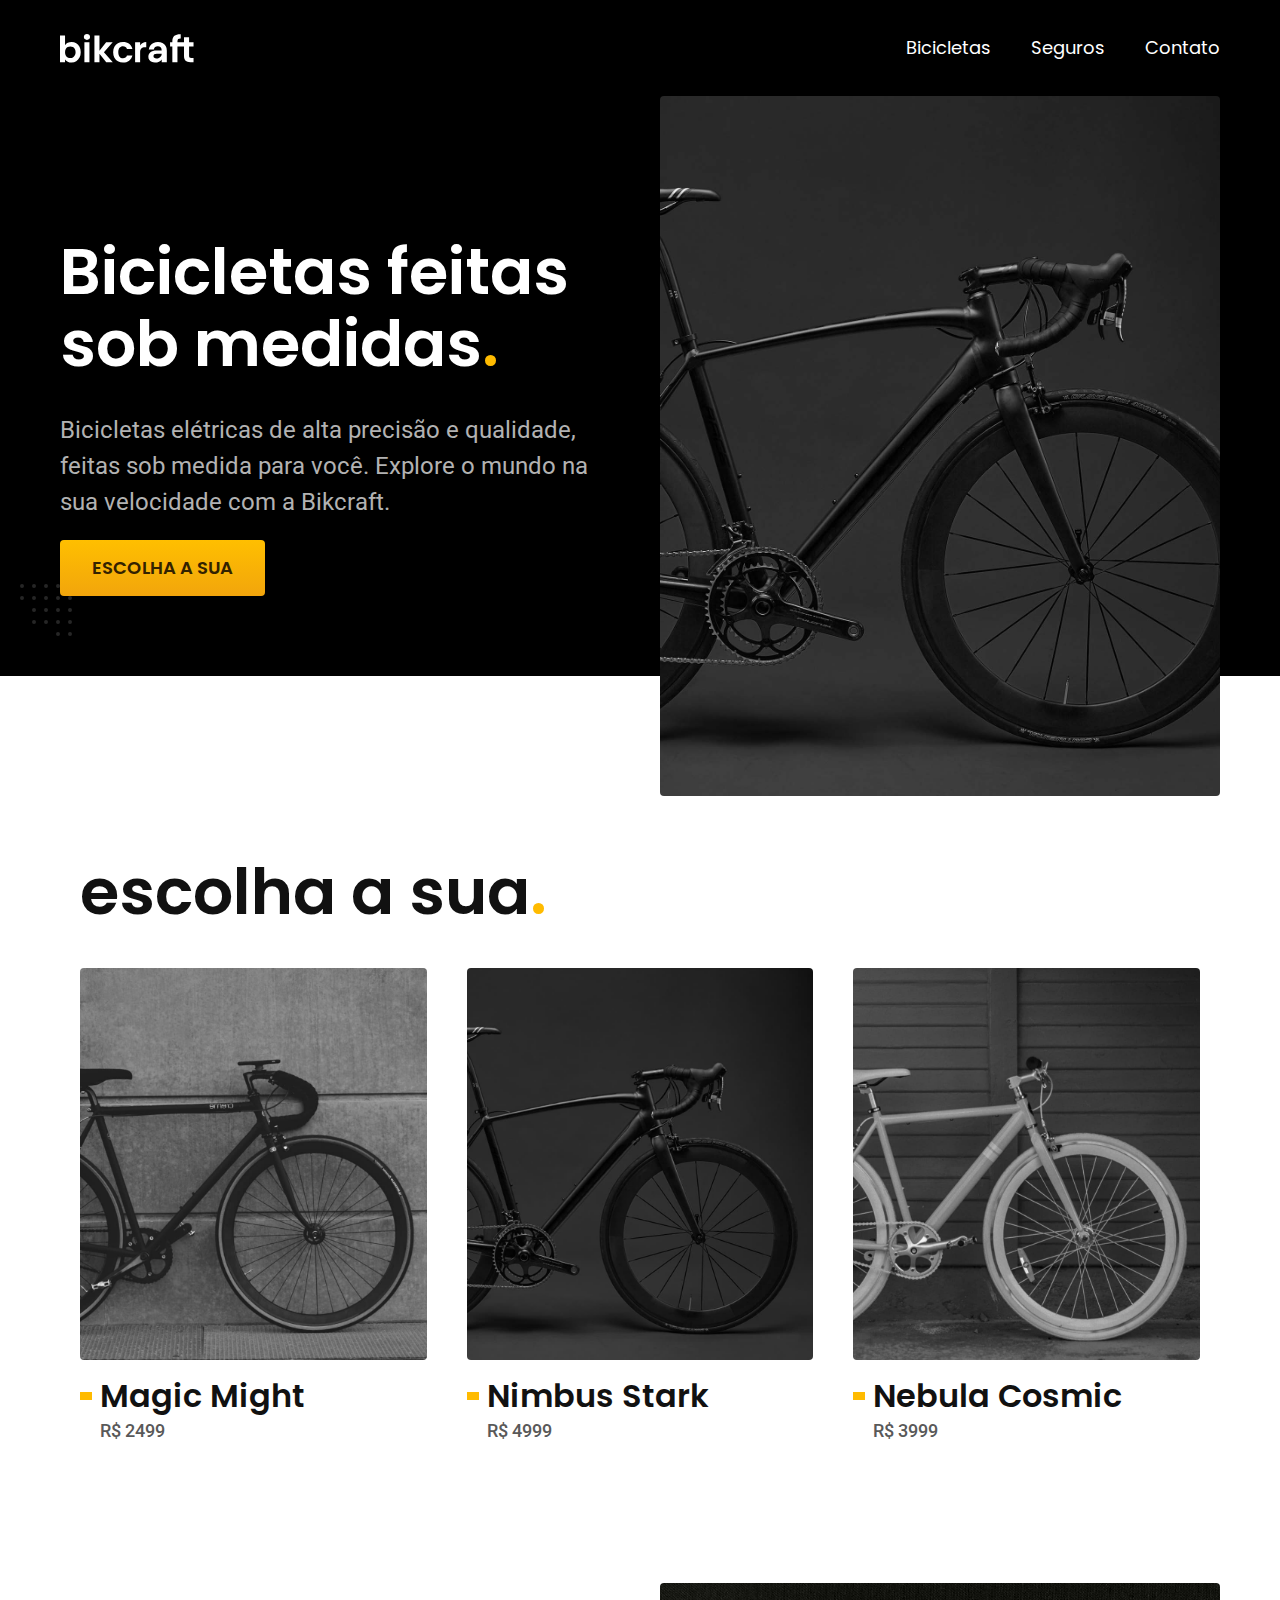
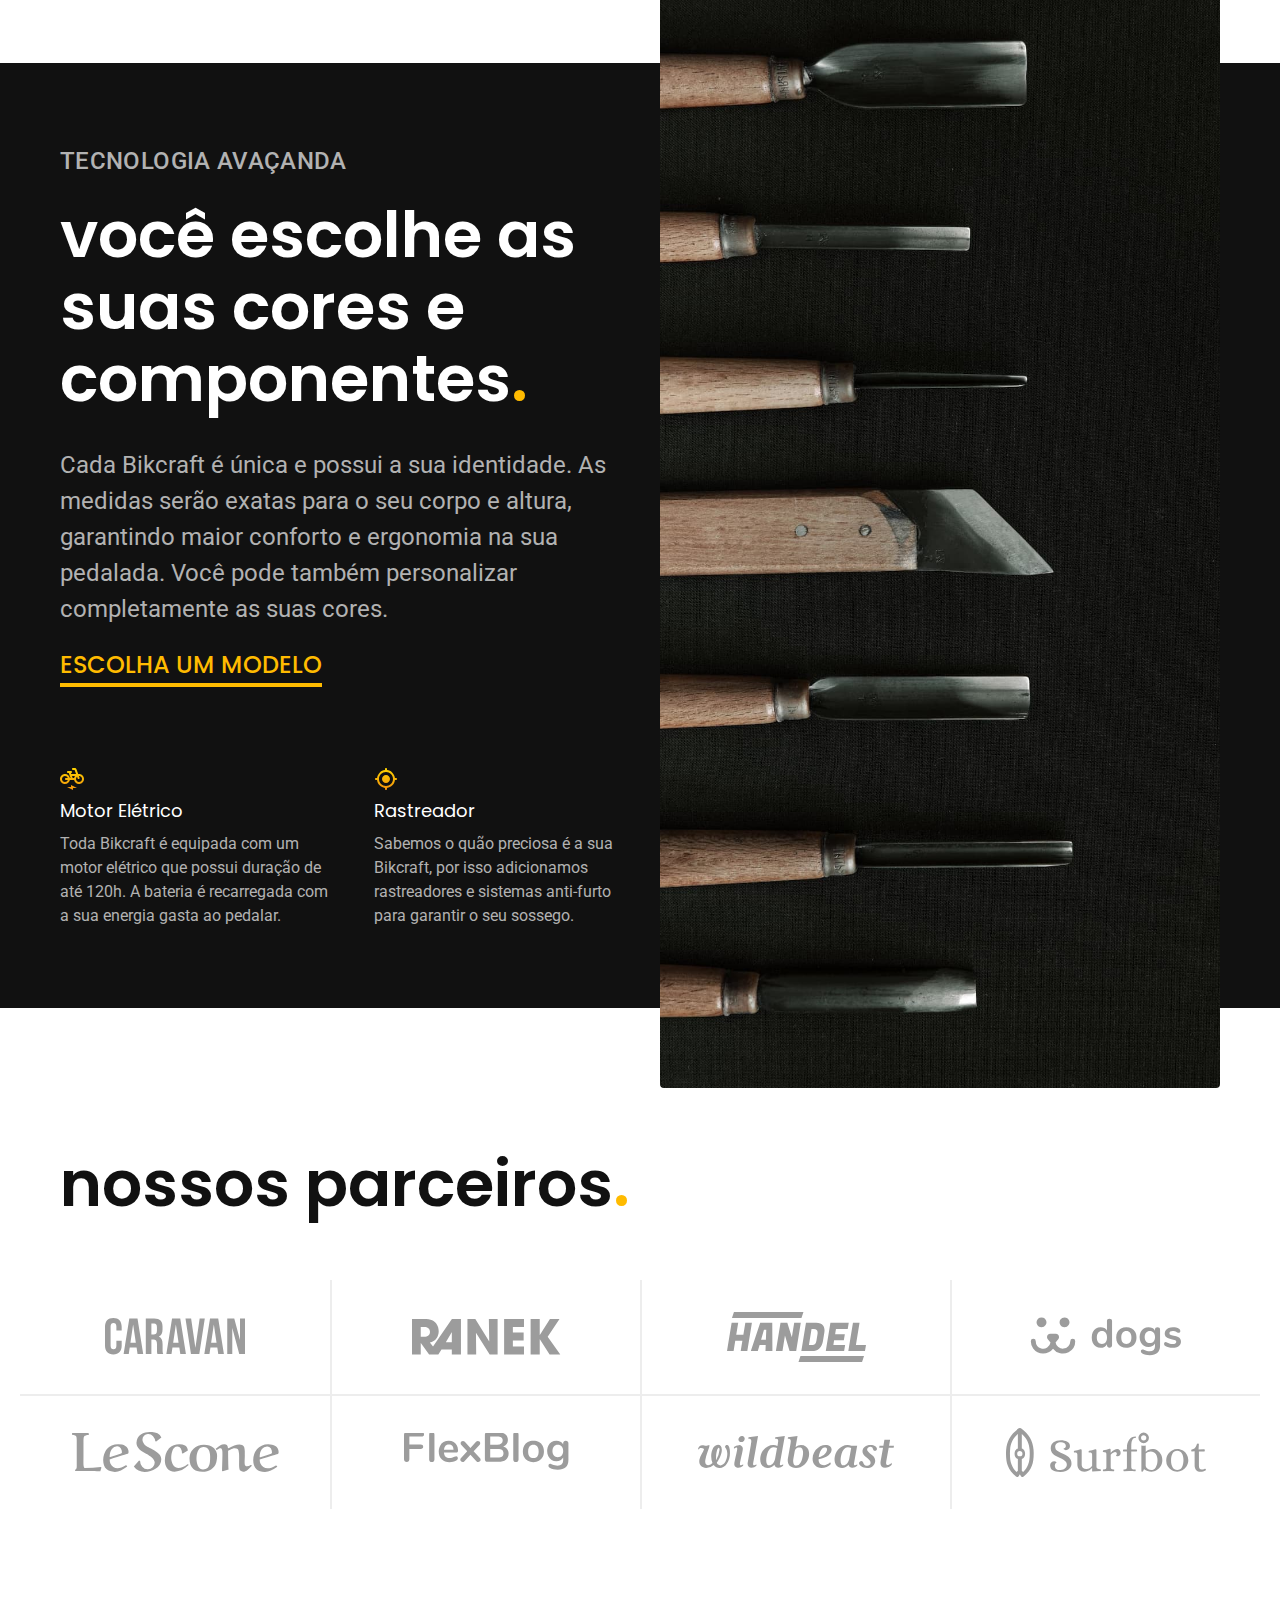
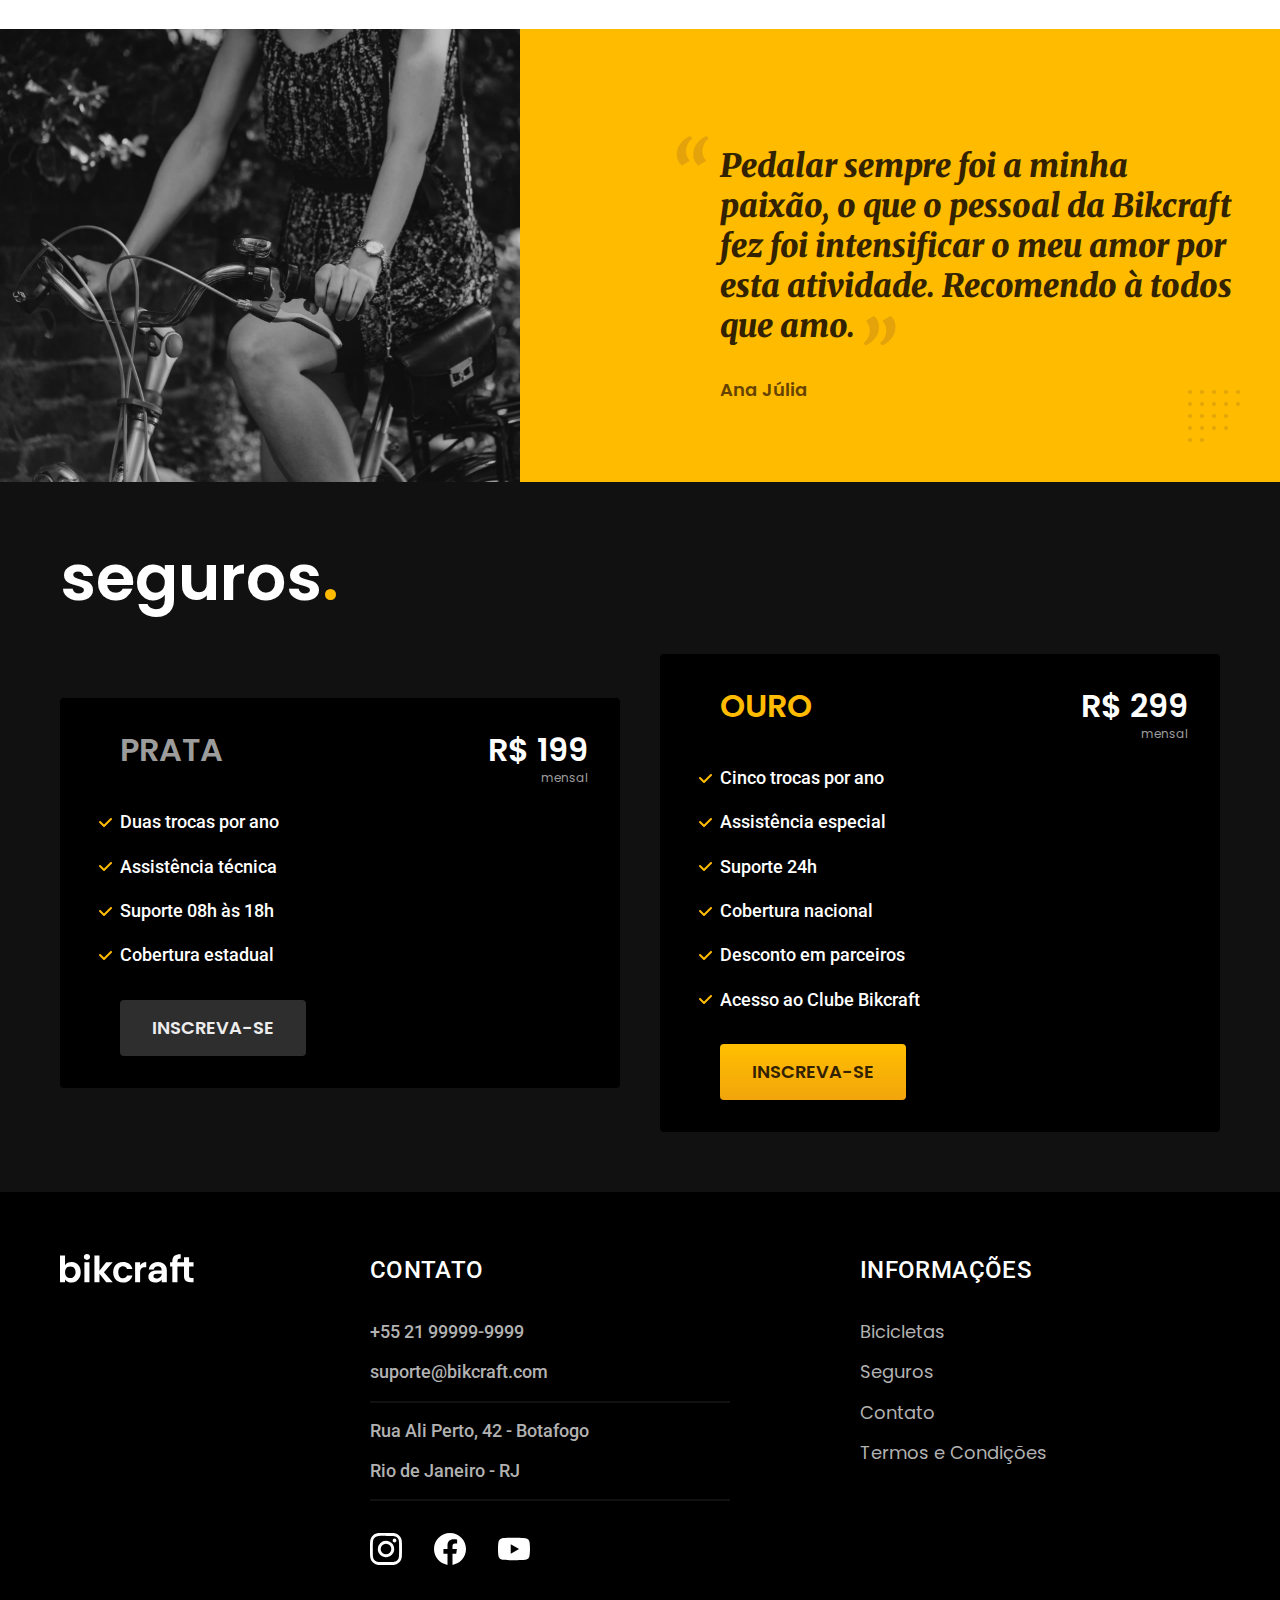
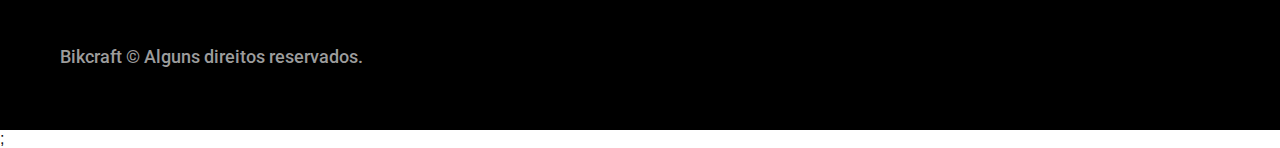
<file: index.html>
<!DOCTYPE html>
<html lang="pt-br">
<head>
  <meta charset="UTF-8">
  <meta name="viewport" content="width=device-width, initial-scale=1.0">
  <title>Bikcraft - Bicicletas Elétricas</title>
  <meta name="description" content="Bicicletas elétricas de alta precisão e qualidade, feitas sob medida para você. Explore o mundo na sua velocidade com a Bikcraft.">
  <link rel="stylesheet" href="./css/style.min.css">
  <link rel="preload" href="./css/style.min.css"  as="style">
<link rel="preconnect" href="https://fonts.googleapis.com">
<link rel="preconnect" href="https://fonts.gstatic.com" crossorigin>
<link href="https://fonts.googleapis.com/css2?family=Merriweather:ital,wght@1,900&family=Poppins:wght@400;600&family=Roboto:wght@400;500&display=swap" rel="stylesheet">
<script>document.documentElement.classList.add('js');</script>



<link rel="shortcut icon" href="./favicon.svg" type="image/svg+xml"></head>
</head>
<body>
  <header class="header-bg">
    <div class="header container">
      <a href="./">
        <img src="./img/bikcraft.svg" width="136" height="32" alt="Bikcraft">
      </a>

      <nav aria-label="primaria">
        <ul class="header-menu font-1-m cor-0">
          <li><a href="./bicicletas.html">Bicicletas</a></li>
          <li><a href="./seguros.html">Seguros</a></li>
          <li><a href="./contato.html">Contato</a></li>
        </ul>
      </nav>
    </div>
  </header>
    <main class="introducao-bg" >
        <div class="introducao container">
          <div class="introducao-conteudo">
            <h1 class="cor-0 font-1-xxl fadeInDown" data-anime="200">Bicicletas feitas sob medidas<span class="cor-p1">.</span></h1>
            <p class="font-2-l cor-5 fadeInLeft" data-anime="400">Bicicletas elétricas de alta precisão e qualidade, feitas sob medida para você. Explore o mundo na sua velocidade com a Bikcraft.</p>
            <a class="botao fadeInUp" href="./bicicletas.html" data-anime="600">Escolha a sua</a>
          </div> 
          <picture class="fadeInRight" data-anime="800">
            <source media="(max-width: 800px)" src="./img/bicicletas/nimbus.jpg">
            <img src="./img/fotos/introducao.jpg" width="1280" height="1600" alt="Bicicleta eletrica preta.">
          </picture> 
          </div>
    </main>  
  <article class="bicicletas-lista container">    
    <h2 class="font-1-xxl container">escolha a sua<span class="cor-p1">.</span></h2>
    <ul >

      <li>
        <a href="./bicicletas/magic.html">
          <img src="./img/bicicletas/magic-home.jpg" width="920" height="1040"  alt="Bicicleta Preta">
          <h3 class="font-1-xl">Magic Might</h3>
        <span class="font-2-m cor-8">R$ 2499</span>
        </a>
      </li>

      <li>
        <a href="./bicicletas/nimbus.html">
          <img src="./img/bicicletas/nimbus-home.jpg" width="920" height="1040"  alt="Bicicleta cinza">
          <h3 class="font-1-xl">Nimbus Stark</h3>
          <span class="font-2-m cor-8">R$ 4999</span>
        </a>
      </li>

        <li>
          <a href="./bicicletas/nebula.html">
            <img src="./img/bicicletas/nebula-home.jpg"  width="920" height="1040"  alt="Bicicleta branca">
            <h3 class="font-1-xl">Nebula Cosmic</h3>
            <span class="font-2-m cor-8">R$ 3999</span>
          </a>
        </li>
            
    </ul>
  </article>

  <article class="tecnologia-bg">
    <div class="tecnologia container">
      <div class="tecnologia-conteudo">
        <span class="font-2-l-b cor-5">Tecnologia Avaçanda</span>
        <h2 class="font-1-xxl cor-0">você escolhe as suas cores e componentes<span class="cor-p1">.</span></h2>
        <p class="font-2-l  cor-5">Cada Bikcraft é única e possui a sua identidade. As medidas serão exatas para o seu corpo e altura, garantindo maior conforto e ergonomia na sua pedalada. Você pode também personalizar completamente as suas cores.</p>
        <a class="link" href="./bicicletas.html">Escolha um modelo</a>
        
        <div class="tecnologia-vantagens">
            <div>
              <img src="./img/icone/eletrica.svg" width="24" height="24" alt="">
              <h3 class="font-1-m cor-0">Motor Elétrico</h3>
              <p class="font-2-s cor-5">Toda Bikcraft é equipada com um motor elétrico que possui duração de até 120h. A bateria é recarregada com a sua energia gasta ao pedalar.
              </p>
            </div>

            <div>
              <img src="./img/icone/rastreador.svg" width="24" height="24" alt="">
              <h3 class="font-1-m cor-0">Rastreador</h3>
              <p class="font-2-s cor-5">Sabemos o quão preciosa é a sua Bikcraft, por isso adicionamos rastreadores e sistemas anti-furto para garantir o seu sossego.
              </p>
            </div>

        </div>

      </div>

      <div class="tecnologia-imagem">
        <img src="./img/fotos/tecnologia.jpg" width="1200" height="1920" alt="tecnologia" >
      </div>

    </div>
  </article>

  <section class="parceiros" aria-label="Nossos Parceiros">
    <h2 class="font-1-xxl container">nossos parceiros<span class="cor-p1">.</span></h2>

    <ul>

      <li><img src="./img/parceiros/caravan.svg" width="140" height="38" alt="caravan"></li>
      <li><img src="./img/parceiros/ranek.svg" width="149" height="36" alt="ranek"></li>
      <li><img src="./img/parceiros/handel.svg" width="139" height="50" alt="handel"></li>
      <li><img src="./img/parceiros/dogs.svg" width="152" height="39" alt="dogs"></li>
      <li><img src="./img/parceiros/lescone.svg" width="208" height="41" alt="lescone"></li>
      <li><img src="./img/parceiros/flexblog.svg" width="165" height="38" alt="flexblog"></li>
      <li><img src="./img/parceiros/wildbeast.svg" width="196" height="34" alt="wildbeast"></li>
      <li><img src="./img/parceiros/surfbot.svg" width="200" height="49" alt="surfbot"></li>

    </ul>
  </section>

  <section class="depoimento" aria-label="Depoimento">
    <div>
      <img src="./img/fotos/depoimento.jpg" width="1560" height="1360" alt="Pessoa pedalando uma bicicleta Bikcraft">
    </div>
    <div class="depoimento-conteudo">
      <blockquote class="font-1-xl cor-p5">
        <p>Pedalar sempre foi a minha paixão, o que o pessoal da Bikcraft fez foi intensificar o meu amor por esta atividade. Recomendo à todos que amo.</p>
      </blockquote>
      <span class="font-1-m-b cor-p4">Ana Júlia</span>
    </div>
  </section>

  <article class="seguros-bg">
    <div class="seguros container">
      <h2 class="font-1-xxl cor-0">seguros<span class="cor-p1">.</span></h2>
      <div class="seguros-item">
        <h3 class="font-1-xl cor-6">PRATA</h3>
        <span class="font-1-xl cor-0">R$ 199 <span class="font-1-xs cor-6">mensal</span></span>

        <ul class="font-2-m cor-0">
          <li>Duas trocas por ano</li>
          <li>Assistência técnica</li>
          <li>Suporte 08h às 18h</li>
          <li>Cobertura estadual</li>
        </ul>
        <a class="botao secundario" href="./orcamento.html?tipo=seguro&produto=prata">Inscreva-se</a>
      </div>

      <div class="seguros-item">
        <h3 class="font-1-xl cor-p1">OURO</h3>
        <span class="font-1-xl cor-0">R$ 299 <span class="font-1-xs cor-6">mensal</span></span>

        <ul class="font-2-m cor-0">
          <li>Cinco trocas por ano</li>
          <li>Assistência especial</li>
          <li>Suporte 24h</li>
          <li>Cobertura nacional</li>
          <li>Desconto em parceiros</li>
          <li>Acesso ao Clube Bikcraft</li>
        </ul>
        <a class="botao" href="./orcamento.html?tipo=seguro&produto=ouro">Inscreva-se</a>
      </div>
    </div>   
  </article>

  <footer class="footer-bg">
    <div class="footer container">
      <img src="./img/bikcraft.svg" width="136" height="32"  alt="bikcraft">
      <div class="footer-contato">
        <h3 class="font-2-l-b cor-0">Contato</h3>
        <ul class=" font-2-m cor-5">
          <li><a href="tel:+5521999999999">+55 21 99999-9999</a></li>
          <li><a href="mailto:suporte@bikcraft.com">suporte@bikcraft.com</a></li>
          <li>Rua Ali Perto, 42 - Botafogo</li>
          <li>Rio de Janeiro - RJ</li>
        </ul>
        <div class="footer-redes">
          
          <a href="">
            <img src="./img/redes/instagram.svg" width="32" height="32" alt="instagram">
          </a>

          <a href="">
            <img src="./img/redes/facebook.svg" width="32" height="32" alt="facebook">
          </a>

          <a href="">
            <img src="./img/redes/youtube.svg" width="32" height="32" alt="youtube">
          </a>
        </div>
      </div>
      <div class="footer-informacao">
        <h3 class="font-2-l-b cor-0">Informações</h3>
        <nav>
          <ul class="font-1-m cor-5">
            <li><a href="./bicicletas.html">Bicicletas</a></li>
            <li><a href="./seguros.html">Seguros</a></li>
            <li><a href="./contato.html">Contato</a></li>
            <li><a href="./termos.html">Termos e Condições</li></a></li>
          </ul>
        </nav>
      </div>
      <p class="footer-copy font-2-m cor-6">Bikcraft © Alguns direitos reservados.</p>
    </div>
  </footer>
  
  <script src="./js/plugins/simple-anime.js"></script>;

  <script src="./js/script.js"></script>
 
</body>
</html>
</file>
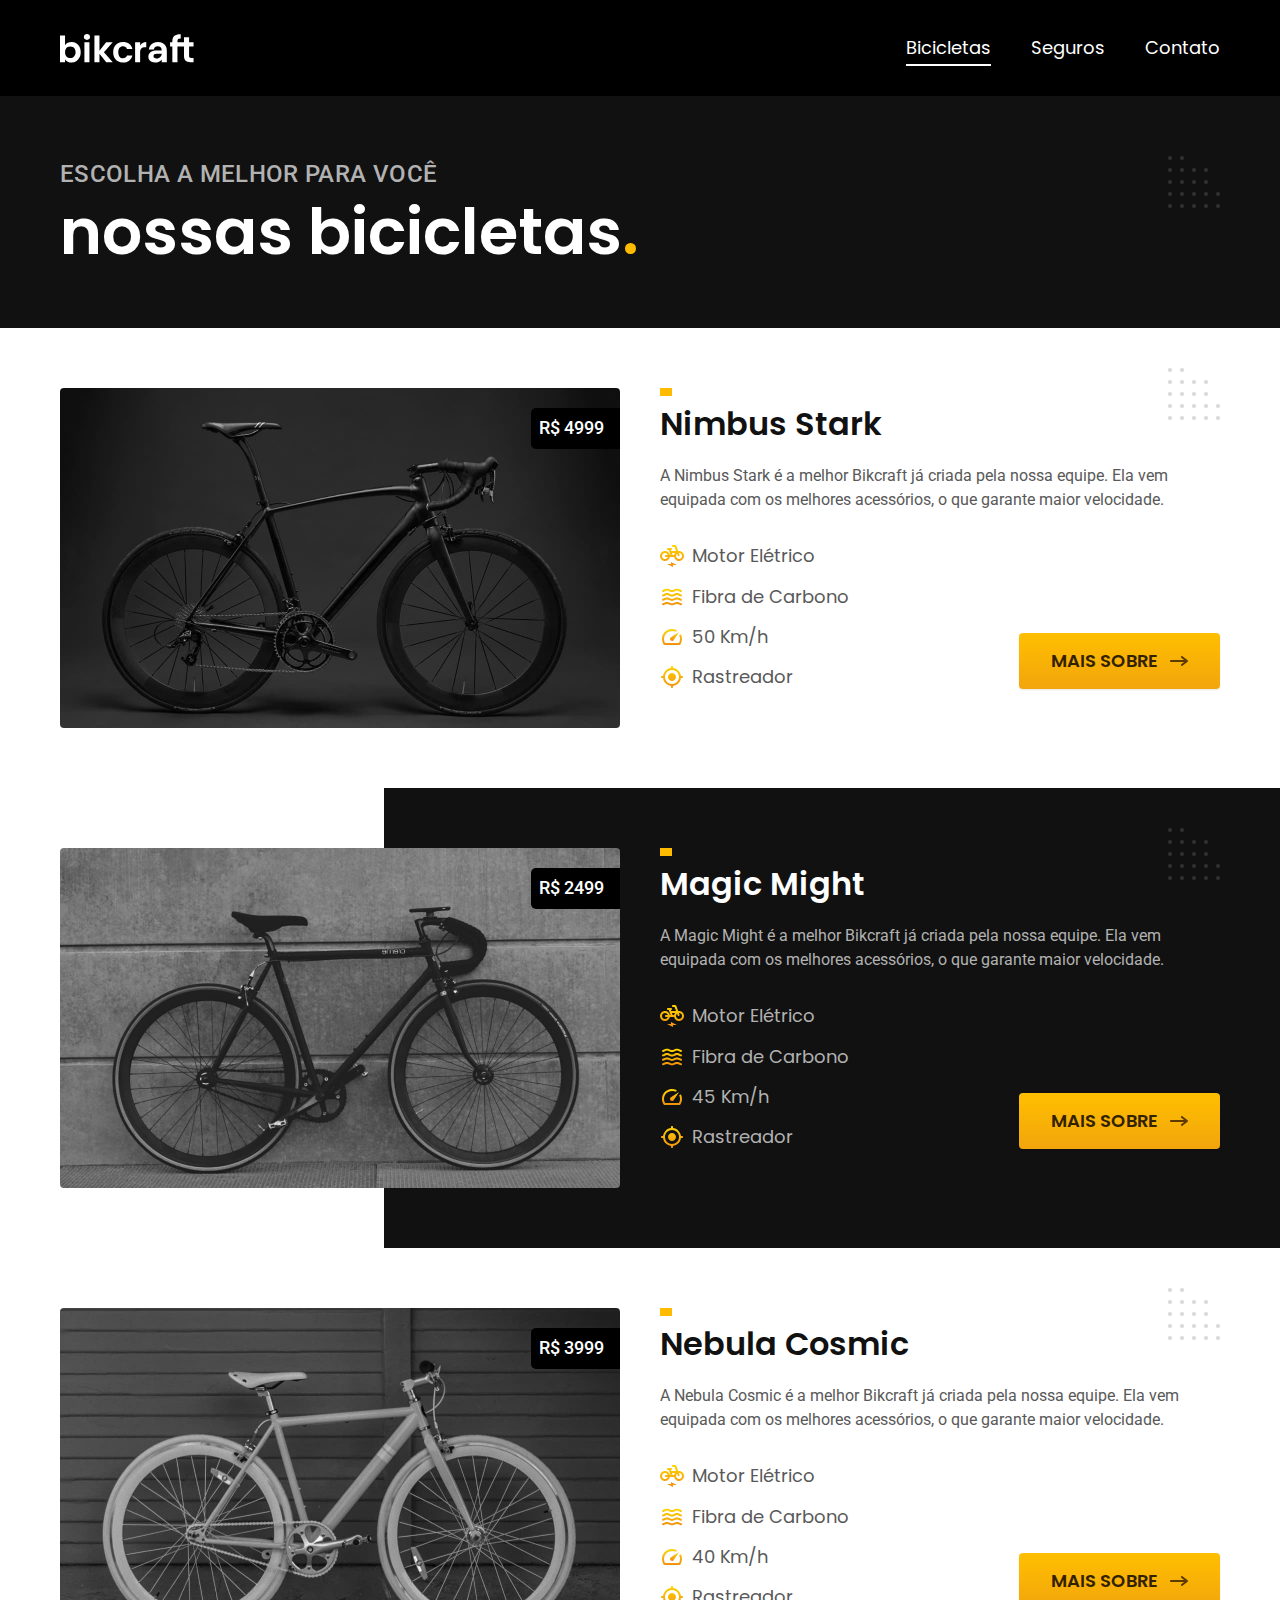
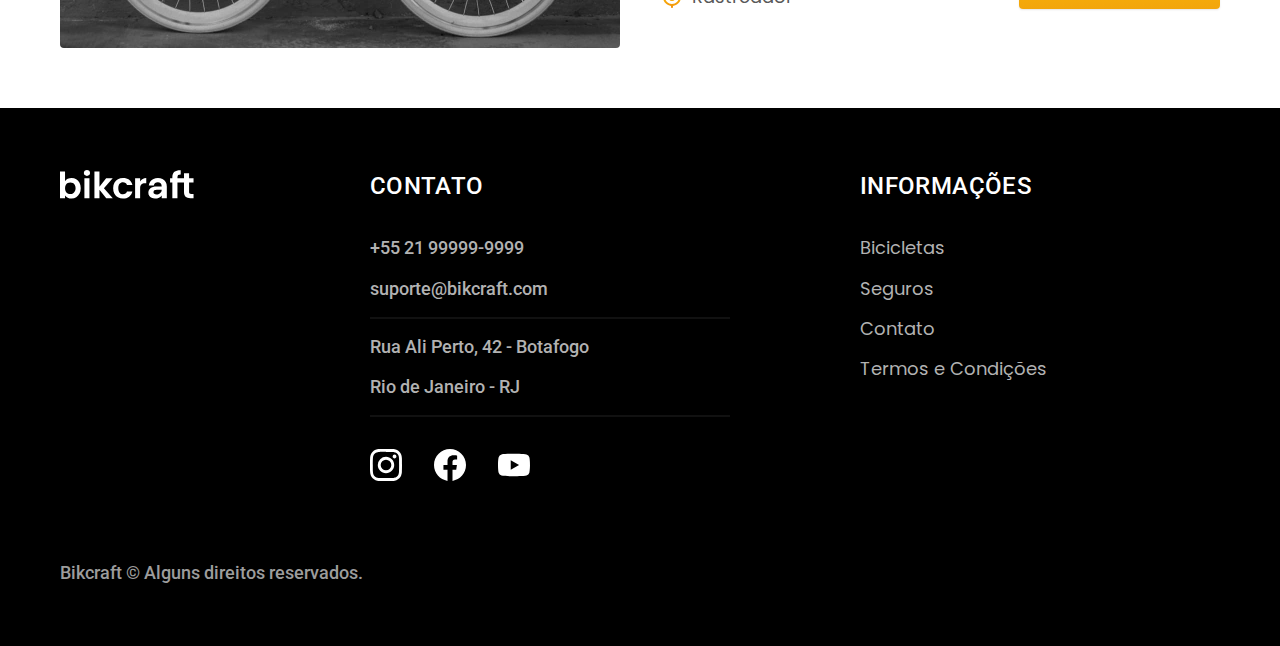
<file: bicicletas.html>
<!DOCTYPE html>
<html lang="pt-br">
<head>
  <meta charset="UTF-8">
  <meta name="viewport" content="width=device-width, initial-scale=1.0">
  <title>Bicicletas | Bikcraft </title>
  <meta name="description" content="Bicicletas.">
 <link rel="preload" href="./css/style.min.css"
 as="style">
  <link rel="stylesheet" href="./css/style.min.css"
>
<link rel="preconnect" href="https://fonts.googleapis.com">
<link rel="preconnect" href="https://fonts.gstatic.com" crossorigin>
<link href="https://fonts.googleapis.com/css2?family=Merriweather:ital,wght@1,900&family=Poppins:wght@400;600&family=Roboto:wght@400;500&display=swap" rel="stylesheet">
<script>document.documentElement.classList.add('js');</script>


<link rel="shortcut icon" href="./favicon.svg" type="image/svg+xml"></head>
</head>
<body id="bicicletas">
  <header class="header-bg">
    <div class="header container">
      <a href="./">
        <img src="./img/bikcraft.svg" alt="Bikcraft">
      </a>

      <nav aria-label="primaria">
        <ul class="header-menu font-1-m cor-0">
          <li><a href="./bicicletas.html">Bicicletas</a></li>
          <li><a href="./seguros.html">Seguros</a></li>
          <li><a href="./contato.html">Contato</a></li>
        </ul>
      </nav>
    </div>
    
  </header>
<main>

    <div class="titulo-bg">
        <div class="titulo container">
         <p class="font-2-l-b cor-5 ">Escolha a melhor para você</p>
         <h1 class="font-1-xxl cor-0">nossas bicicletas<span class="cor-p1">.</span></h1>
        </div>
    </div>
    
    
    <div class="bicicletas container">
            <div class="bicicletas-imagem">
                <img src="./img/bicicletas/nimbus.jpg" alt="bicicleta preta" >
                <span class="font-2-m cor-0">R$ 4999</span>
            </div>
            <div class="bicicletas-conteudo">
                 <h2 class="font-1-xl">Nimbus Stark</h2>
                 <p class="font-2-s cor-8">A Nimbus Stark é a melhor Bikcraft já criada pela nossa equipe. Ela vem equipada com os melhores acessórios, o que garante maior velocidade.</p>
                <ul class="font-1-m cor-8">
                    <li>
                        <img src="./img/icone/eletrica.svg" alt="">
                        Motor Elétrico
                    </li>

                    <li>
                        <img src="./img/icone/carbono.svg" alt="">
                        Fibra de Carbono
                    </li>

                    <li>
                        <img src="./img/icone/velocidade.svg" alt="">
                        50 Km/h
                    </li>

                    <li>
                        <img src="./img/icone/rastreador.svg" alt="">
                        Rastreador
                    </li>
                </ul>
                <a class="botao seta" href="./bicicletas/nimbus.html">Mais Sobre</a>
            </div>
    </div>
    

    <div class="bicicletas-bg">
        <div class="bicicletas container">
            <div class="bicicletas-imagem">
                <img src="./img/bicicletas/magic.jpg" alt="bicicleta cinza" >
                <span class="font-2-m cor-0">R$ 2499</span>
            </div>
            <div class="bicicletas-conteudo">
                 <h2 class="font-1-xl cor-0">Magic Might</h2>
                 <p class="font-2-s cor-5">A Magic Might é a melhor Bikcraft já criada pela nossa equipe. Ela vem equipada com os melhores acessórios, o que garante maior velocidade.</p>
                <ul class="font-1-m cor-5">
                    <li>
                        <img src="./img/icone/eletrica.svg" alt="">
                        Motor Elétrico
                    </li>

                    <li>
                        <img src="./img/icone/carbono.svg" alt="">
                        Fibra de Carbono
                    </li>

                    <li>
                        <img src="./img/icone/velocidade.svg" alt="">
                        45 Km/h
                    </li>

                    <li>
                        <img src="./img/icone/rastreador.svg" alt="">
                        Rastreador
                    </li>
                </ul>
                <a class="botao seta" href="./bicicletas/magic.html">Mais Sobre</a>
            </div>
        </div>
    </div>

    
    <div class="bicicletas container">
            <div class="bicicletas-imagem">
                <img src="./img/bicicletas/nebula.jpg" alt="bicicleta branca" >
                <span class="font-2-m cor-0">R$ 3999</span>
            </div>
            <div class="bicicletas-conteudo">
                 <h2 class="font-1-xl">Nebula Cosmic</h2>
                 <p class="font-2-s cor-8">A Nebula Cosmic é a melhor Bikcraft já criada pela nossa equipe. Ela vem equipada com os melhores acessórios, o que garante maior velocidade.</p>
                <ul class="font-1-m cor-8">
                    <li>
                        <img src="./img/icone/eletrica.svg" alt="">
                        Motor Elétrico
                    </li>

                    <li>
                        <img src="./img/icone/carbono.svg" alt="">
                        Fibra de Carbono
                    </li>

                    <li>
                        <img src="./img/icone/velocidade.svg" alt="">
                        40 Km/h
                    </li>

                    <li>
                        <img src="./img/icone/rastreador.svg" alt="">
                        Rastreador
                    </li>
                </ul>
                <a class="botao seta" href="./bicicletas/nebula.html">Mais Sobre</a>
            </div>
    </div>
    

</main>

<footer class="footer-bg">
    <div class="footer container">
      <img src="./img/bikcraft.svg" alt="bikcraft">
      <div class="footer-contato">
        <h3 class="font-2-l-b cor-0">Contato</h3>
        <ul class=" font-2-m cor-5">
          <li><a href="tel:+5521999999999">+55 21 99999-9999</a></li>
          <li><a href="mailto:suporte@bikcraft.com">suporte@bikcraft.com</a></li>
          <li>Rua Ali Perto, 42 - Botafogo</li>
          <li>Rio de Janeiro - RJ</li>
        </ul>
        <div class="footer-redes">
          
          <a href="">
            <img src="./img/redes/instagram.svg" alt="instagram">
          </a>

          <a href="">
            <img src="./img/redes/facebook.svg" alt="facebook">
          </a>

          <a href="">
            <img src="./img/redes/youtube.svg" alt="youtube">
          </a>
        </div>
      </div>
      <div class="footer-informacao">
        <h3 class="font-2-l-b cor-0">Informações</h3>
        <nav>
          <ul class="font-1-m cor-5">
            <li><a href="./bicicletas.html">Bicicletas</a></li>
            <li><a href="./seguros.html">Seguros</a></li>
            <li><a href="./contato.html">Contato</a></li>
            <li><a href="./termos.html">Termos e Condições</li></a></li>
          </ul>
        </nav>
      </div>
      <p class="footer-copy font-2-m cor-6">Bikcraft © Alguns direitos reservados.</p>
    </div>
  </footer>


  <script src="./js/script.js"></script>
 
</body>
</html>
</file>
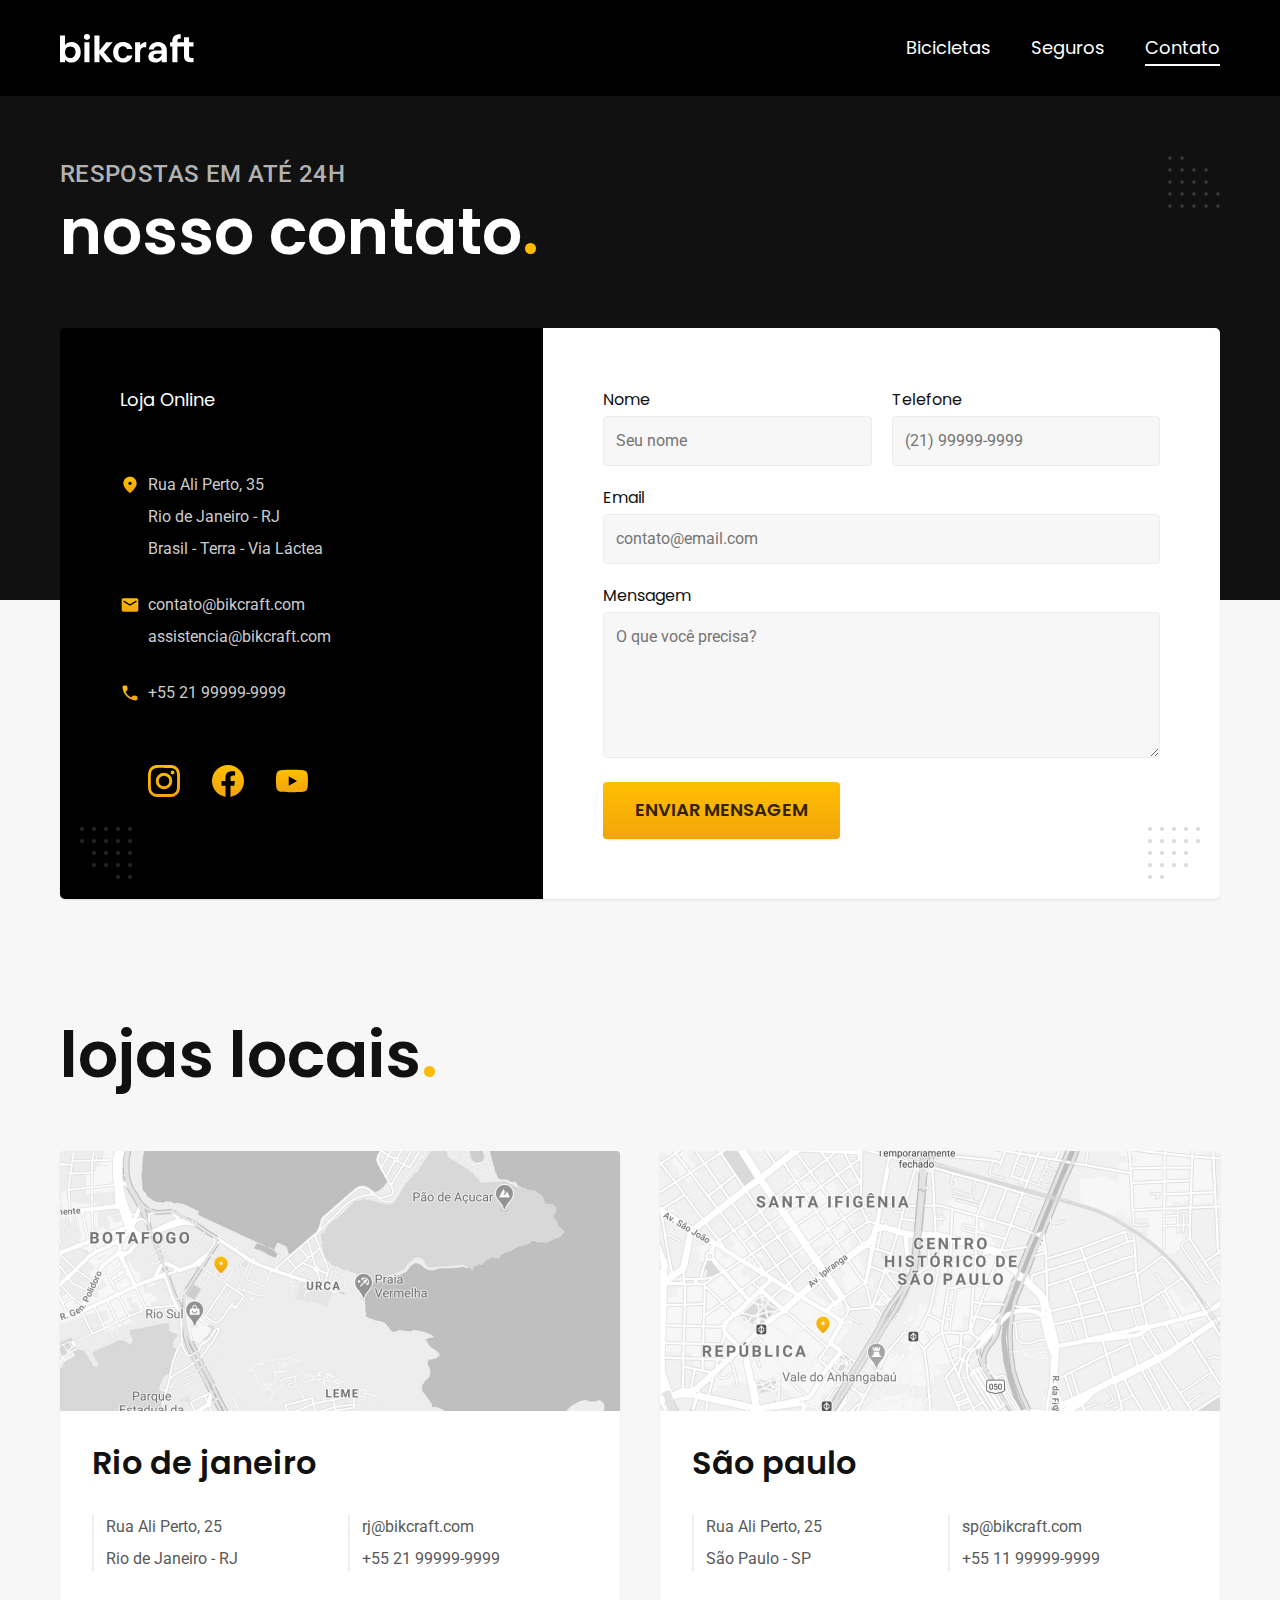
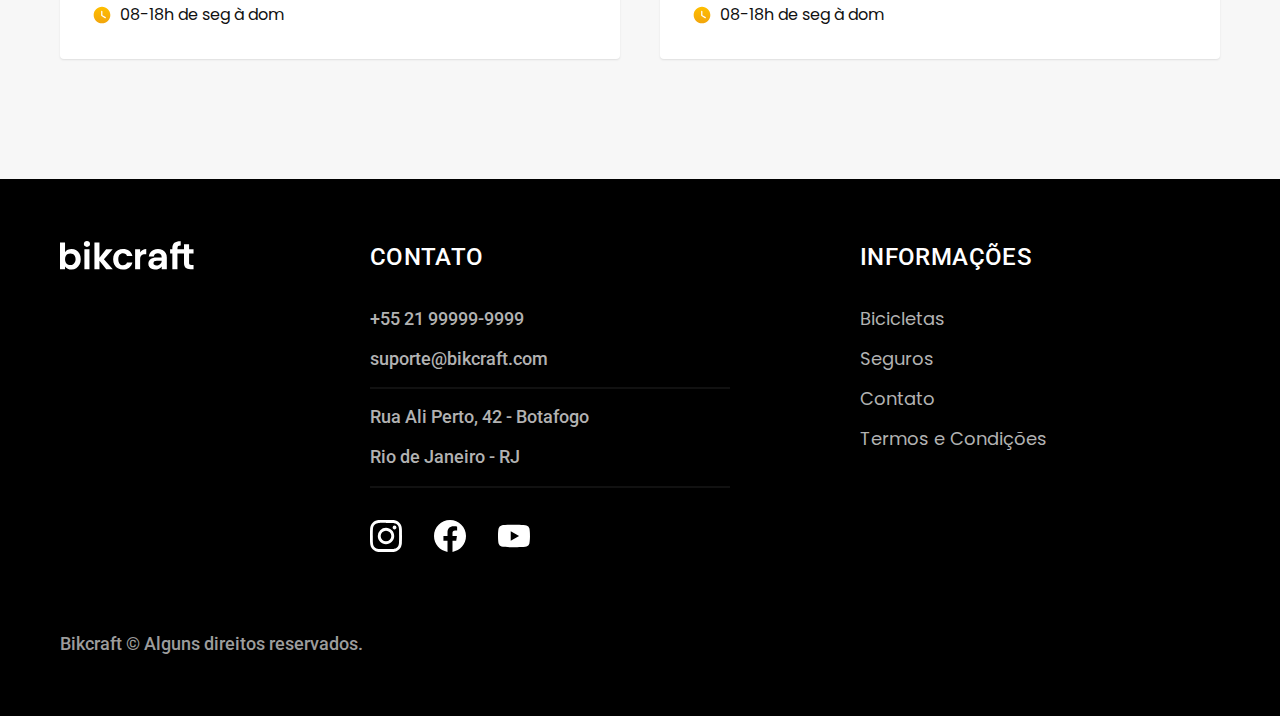
<file: contato.html>
<!DOCTYPE html>
<html lang="pt-br">
<head>
  <meta charset="UTF-8">
  <meta name="viewport" content="width=device-width, initial-scale=1.0">
  <title>Contato | Bikcraft </title>
  <meta name="description" content="Contato">
 <link rel="preload" href="./css/style.min.css" as="style">
  <link rel="stylesheet" href="./css/style.min.css"
>
<link rel="preconnect" href="https://fonts.googleapis.com">
<link rel="preconnect" href="https://fonts.gstatic.com" crossorigin>
<link href="https://fonts.googleapis.com/css2?family=Merriweather:ital,wght@1,900&family=Poppins:wght@400;600&family=Roboto:wght@400;500&display=swap" rel="stylesheet">
<script>document.documentElement.classList.add('js');</script>


<link rel="shortcut icon" href="./favicon.svg" type="image/svg+xml"></head>
</head>
<body id="contato">
  <header class="header-bg">
    <div class="header container">
      <a href="./">
        <img src="./img/bikcraft.svg" alt="Bikcraft">
      </a>

      <nav aria-label="primaria">
        <ul class="header-menu font-1-m cor-0">
          <li><a href="./bicicletas.html">Bicicletas</a></li>
          <li><a href="./seguros.html">Seguros</a></li>
          <li><a href="./contato.html">Contato</a></li>
        </ul>
      </nav>
    </div>
  </header>

<main>
    <div class="titulo-bg">
        <div class="titulo container">
        <p class="font-2-l-b cor-5 ">Respostas em até 24H</p>
        <h1 class="font-1-xxl cor-0">nosso contato<span class="cor-p1">.</span></h1>
        </div>
    </div>

    <div class="contato container"> 
      <section class="contato-dados" aria-label="Endereço">
        <h2 class="font-1-m cor-0">Loja Online</h2>
        <div class="contato-endereco font-2-s cor-4">
          <p>Rua Ali Perto, 35</p>
          <p>Rio de Janeiro - RJ</p>
          <p>Brasil - Terra - Via Láctea</p>
        </div>
          <address class="contato-meios font-2-s cor-4">
            <a href="maito:contato@bikcraft.com">contato@bikcraft.com</a>
            <a href="maito:assistencia@bikcraft.com">assistencia@bikcraft.com</a>
            <a href="tel:+5521999999999">+55 21 99999-9999</a>
           </address>
        <div class="contato-redes">
          <a href="">
            <img src="./img/redes/instagram-p.svg" alt="instagram">
          </a>

          <a href="">
            <img src="./img/redes/facebook-p.svg" alt="facebook">
          </a>

          <a href="">
            <img src="./img/redes/youtube-p.svg" alt="youtube">
          </a>
        </div>
      </section>
      <section class="contato-formulario" aria-label="Formulário">
        <form class="form" action="./enviar.php" method="post">
          <div>
            <label for="nome">Nome</label>
            <input type="text" id="nome" name="nome" placeholder="Seu nome">
          </div>
          <div>
            <label for="telefone">Telefone</label>
            <input type="text" id="telefone" name="telefone" placeholder="(21) 99999-9999">
          </div>
          <div class="col-2">
            <label for="email">Email</label>
            <input type="email" id="email" name="email" placeholder="contato@email.com" required>
          </div>
          <div class="col-2">
            <label for="mensagem">Mensagem</label>
            <textarea rows="5" id="mensagem" name="mensagem" placeholder="O que você precisa?"></textarea>
          </div>
          <button class="botao col-2">Enviar Mensagem</button>
        </form>
      </section>
    </div>
    
</main>

<article class="lojas container">
  <h2 class="font-1-xxl">lojas locais<span class="cor-p1">.</span></h2>
  <div class="lojas-item">
    <img src="./img/lojas/rj.jpg" alt="mapa marcando o endereço em rua ali perto, 25 - Rio de Janeiro - RJ">
    <div class="lojas-conteudo">
        <h3 class="font-1-xl">Rio de janeiro</h3>
      <div class="lojas-dados font-2-s cor-8">
        <p>Rua Ali Perto, 25</p>
        <p>Rio de Janeiro - RJ</p>
      </div>
      <div class="lojas-dados font-2-s cor-8">
        <a href="maito:rj@bikcraft.com">rj@bikcraft.com</a>
        <a href="tel:+5521999999999">+55 21 99999-9999</a>
      </div>
      <p class="lojas-tempo font-1-s"><img src="./img/icones/horario.svg" alt="">08-18h de seg à dom</p>
    </div>
  </div>

  <div class="lojas-item">
    <img src="./img/lojas/sp.jpg" alt="mapa marcando o endereço em rua ali perto, 25 - São Paulo - SP">
    <div class="lojas-conteudo">
      <h3 class="font-1-xl">São paulo</h3>
        <div class="lojas-dados font-2-s cor-8">
          <p>Rua Ali Perto, 25</p>
          <p>São Paulo - SP</p>
        </div>
      
        <div class="lojas-dados font-2-s cor-8">
          <a href="maito:sp@bikcraft.com">sp@bikcraft.com</a>
          <a href="tel:+5511999999999">+55 11 99999-9999</a>
        </div>
        <p class="lojas-tempo font-1-s"><img src="./img/icones/horario.svg" alt="">08-18h de seg à dom</p>
    </div>  
  </div>
</article>

<footer class="footer-bg">
    <div class="footer container">
      <img src="./img/bikcraft.svg" alt="bikcraft">
      <div class="footer-contato">
        <h3 class="font-2-l-b cor-0">Contato</h3>
        <ul class=" font-2-m cor-5">
          <li><a href="tel:+5521999999999">+55 21 99999-9999</a></li>
          <li><a href="mailto:suporte@bikcraft.com">suporte@bikcraft.com</a></li>
          <li>Rua Ali Perto, 42 - Botafogo</li>
          <li>Rio de Janeiro - RJ</li>
        </ul>
        <div class="footer-redes">
          
          <a href="">
            <img src="./img/redes/instagram.svg" alt="instagram">
          </a>

          <a href="">
            <img src="./img/redes/facebook.svg" alt="facebook">
          </a>

          <a href="">
            <img src="./img/redes/youtube.svg" alt="youtube">
          </a>
        </div>
      </div>
      <div class="footer-informacao">
        <h3 class="font-2-l-b cor-0">Informações</h3>
        <nav>
          <ul class="font-1-m cor-5">
            <li><a href="./bicicletas.html">Bicicletas</a></li>
            <li><a href="./seguros.html">Seguros</a></li>
            <li><a href="./contato.html">Contato</a></li>
            <li><a href="./termos.html">Termos e Condições</li></a></li>
          </ul>
        </nav>
      </div>
      <p class="footer-copy font-2-m cor-6">Bikcraft © Alguns direitos reservados.</p>
    </div>
  </footer>

  <script src="./js/formulario.js"></script>
  <script src="./js/script.js"></script>
 
</body>
</html>
</file>
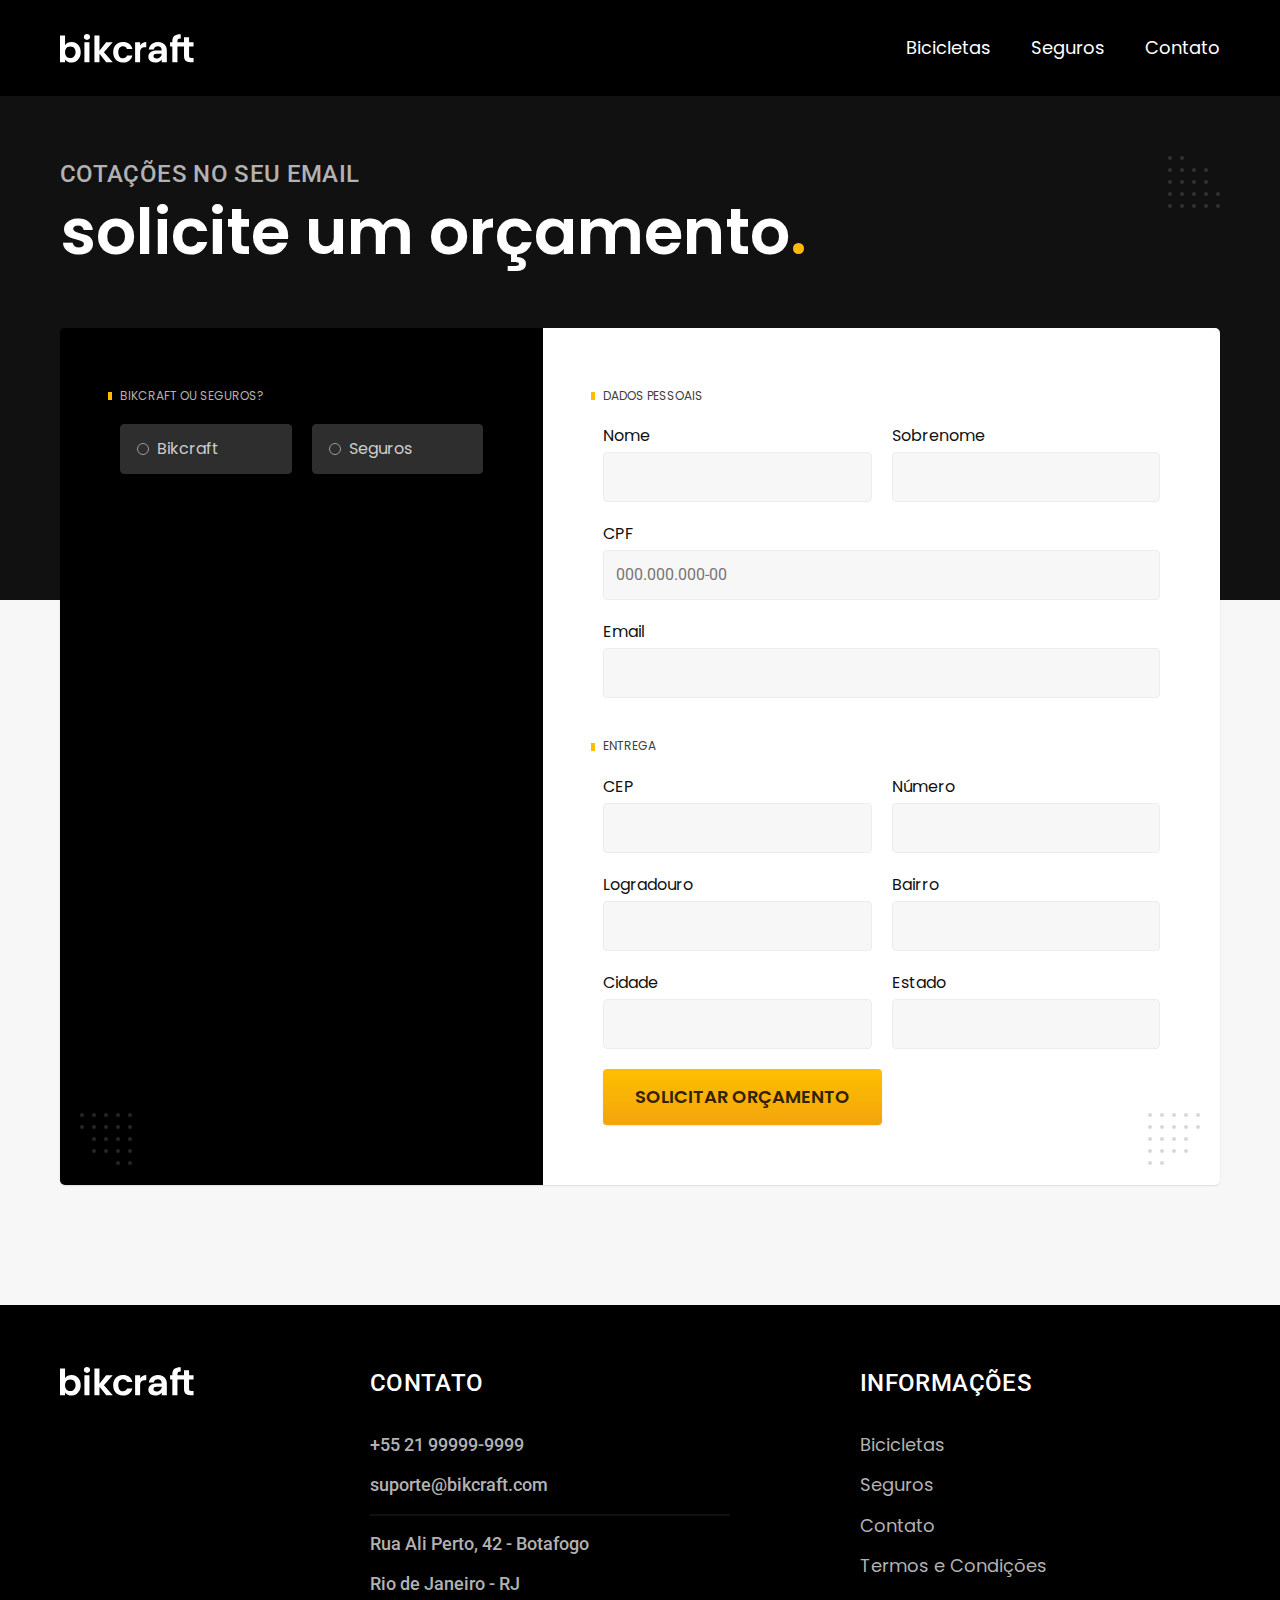
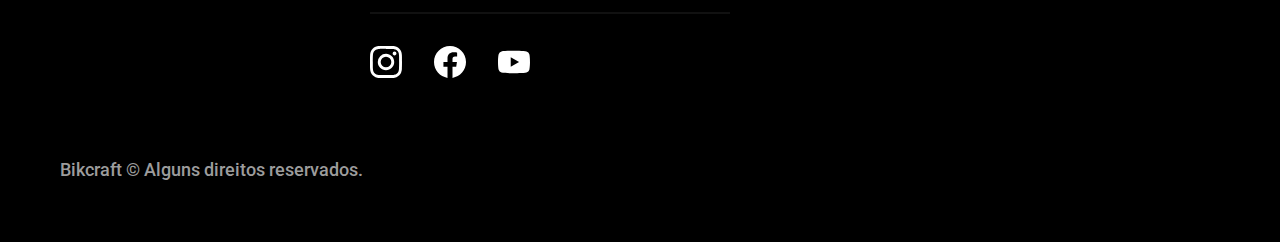
<file: orcamento.html>
<!DOCTYPE html>
<html lang="pt-br">
<head>
  <meta charset="UTF-8">
  <meta name="viewport" content="width=device-width, initial-scale=1.0">
  <title>Orçamento | Bikcraft </title>
  <meta name="description" content="Orçamento.">
 <link rel="preload" href="./css/style.min.css" as="style">
  <link rel="stylesheet" href="./css/style.min.css"
>
<link rel="preconnect" href="https://fonts.googleapis.com">
<link rel="preconnect" href="https://fonts.gstatic.com" crossorigin>
<link href="https://fonts.googleapis.com/css2?family=Merriweather:ital,wght@1,900&family=Poppins:wght@400;600&family=Roboto:wght@400;500&display=swap" rel="stylesheet">
<script>document.documentElement.classList.add('js');</script>


<link rel="shortcut icon" href="./favicon.svg" type="image/svg+xml"></head>
</head>


<body id="orcamento">
  <header class="header-bg">
    <div class="header container">
      <a href="./">
        <img src="./img/bikcraft.svg" alt="Bikcraft">
      </a>

      <nav aria-label="primaria">
        <ul class="header-menu font-1-m cor-0">
          <li><a href="./bicicletas.html">Bicicletas</a></li>
          <li><a href="./seguros.html">Seguros</a></li>
          <li><a href="./contato.html">Contato</a></li>
        </ul>
      </nav>
    </div>
    
  </header>

<main>
    <div class="titulo-bg">
        <div class="titulo container">
        <p class="font-2-l-b cor-5 ">Cotações no seu email</p>
        <h1 class="font-1-xxl cor-0">solicite um orçamento<span class="cor-p1">.</span></h1>
        </div>
    </div>

    <form class="orcamento container" action="./enviar.php" method="post">
      <div class="orcamento-produto">
        <h2 class="font-1-xs cor-5">Bikcraft ou Seguros?</h2>

        <input type="radio" name="tipo" value="bikcraft" id="bikcraft">
        <label for="bikcraft">Bikcraft</label>

        <input type="radio" name="tipo" value="seguro" id="seguro">
        <label for="seguro">Seguros</label>

        <div class="orcamento-conteudo" id="orcamento-bikcraft">
          <h2 class="font-1-xs cor-5">Escolha a sua</h2>
          
          <input type="radio" name="produto" value="nimbus" id="nimbus">
          <label for="nimbus">Nimbus Stark <span>R$ 4999</span></label>
          <div class="orcamento-detalhes">
            <ul class="font-1-xs cor-8">
              <li><img src="./img/icones/eletrica.svg" alt="">Motor Elétrico</li>
              <li><img src="./img/icones/carbono.svg" alt="">Fibra de Carbono</li>
              <li><img src="./img/icones/velocidade.svg">50 km/h</li>
              <li><img src="./img/icones/rastreador.svg" alt="">Rastreador</li>
            </ul>
            <img src="./img/bicicletas/nimbus.jpg" alt="bicicleta preta">
          </div>
  
          
          <input type="radio" name="produto" value="magic" id="magic">
          <label for="magic">Magic Might <span>R$ 2499</span></label>  
          <div class="orcamento-detalhes">
            <ul class="font-1-xs cor-8">
              <li><img src="./img/icones/eletrica.svg" alt="">Motor Elétrico</li>
              <li><img src="./img/icones/carbono.svg" alt="">Fibra de Carbono</li>
              <li><img src="./img/icones/velocidade.svg">45 km/h</li>
              <li><img src="./img/icones/rastreador.svg" alt="">Rastreador</li>
            </ul>
            <img src="./img/bicicletas/magic.jpg" alt="bicicleta cinza">
          </div>

          <input type="radio" name="produto" value="nebula" id="nebula">
          <label for="nebula">Nebula Cosmic <span>R$ 3999</span></label>
          <div class="orcamento-detalhes">
            <ul class="font-1-xs cor-8">
              <li><img src="./img/icones/eletrica.svg" alt="">Motor Elétrico</li>
              <li><img src="./img/icones/carbono.svg" alt="">Fibra de Carbono</li>
              <li><img src="./img/icones/velocidade.svg">40 km/h</li>
              <li><img src="./img/icones/rastreador.svg" alt="">Rastreador</li>
            </ul>
            <img src="./img/bicicletas/nebula.jpg" alt="bicicleta branca">
          </div>
 
        </div>

        <div class="orcamento-conteudo" id="orcamento-seguro">
          <h2 class="font-1-xs cor-5">Escolha o plano</h2>

          <input type="radio" name="produto" value="prata" id="prata">
          <label for="prata">Prata <span>R$ 199</span></label>

          <input type="radio" name="produto" value="ouro" id="ouro">
          <label for="ouro">Ouro <span>R$ 299</span></label>

        </div>

      </div>

      <div class="orcamento-dados form">
        <h2 class="font-1-xs cor-9 col-2">dados pessoais</h2>
        
        <div>
          <label for="nome">Nome</label>
          <input type="text" id="nome" name="nome" >
        </div>
        
        <div>
          <label for="sobrenome">Sobrenome</label>
          <input type="text" id="sobrenome" name="sobrenome" >
        </div>

        <div class="col-2">
          <label for="cpf">CPF</label>
          <input type="text" id="cpf" name="cpf" placeholder="000.000.000-00" >
        </div>
     
        <div class="col-2">
          <label for="email">Email</label>
          <input type="email" id="email" name="email" required>
        </div>
     
        <h2 class="font-1-xs cor-9 col-2">entrega</h2>
     
        <div>
          <label for="cep">CEP</label>
          <input type="text" id="cep" name="cep" >
        </div>

        <div>
          <label for="numero">Número</label>
          <input type="text" id="numero" name="numero" >
        </div>
    
        <div>
          <label for="logradouro">Logradouro</label>
          <input type="text" id="logradouro" name="logradouro" >
        </div>
      
        <div>
          <label for="bairro">Bairro</label>
          <input type="text" id="bairro" name="bairro" >
        </div>

        <div>
          <label for="cidade">Cidade</label>
          <input type="text" id="cidade" name="cidade" >
        </div>

        <div>
          <label for="estado">Estado</label>
          <input type="text" id="estado" name="estado" >
        </div>

        <button class="botao col-2">Solicitar Orçamento</button>

      </div>


    </form>


</main>


<footer class="footer-bg">
    <div class="footer container">
      <img src="./img/bikcraft.svg" alt="bikcraft">
      <div class="footer-contato">
        <h3 class="font-2-l-b cor-0">Contato</h3>
        <ul class=" font-2-m cor-5">
          <li><a href="tel:+5521999999999">+55 21 99999-9999</a></li>
          <li><a href="mailto:suporte@bikcraft.com">suporte@bikcraft.com</a></li>
          <li>Rua Ali Perto, 42 - Botafogo</li>
          <li>Rio de Janeiro - RJ</li>
        </ul>
        <div class="footer-redes">
          
          <a href="">
            <img src="./img/redes/instagram.svg" alt="instagram">
          </a>

          <a href="">
            <img src="./img/redes/facebook.svg" alt="facebook">
          </a>

          <a href="">
            <img src="./img/redes/youtube.svg" alt="youtube">
          </a>
        </div>
      </div>
      <div class="footer-informacao">
        <h3 class="font-2-l-b cor-0">Informações</h3>
        <nav>
          <ul class="font-1-m cor-5">
            <li><a href="./bicicletas.html">Bicicletas</a></li>
            <li><a href="./seguros.html">Seguros</a></li>
            <li><a href="./contato.html">Contato</a></li>
            <li><a href="./termos.html">Termos e Condições</li></a></li>
          </ul>
        </nav>
      </div>
      <p class="footer-copy font-2-m cor-6">Bikcraft © Alguns direitos reservados.</p>
    </div>
  </footer>

  <script src="./js/formulario.js"></script>
  <script src="./js/script.js"></script>
 
</body>
</html>
</file>
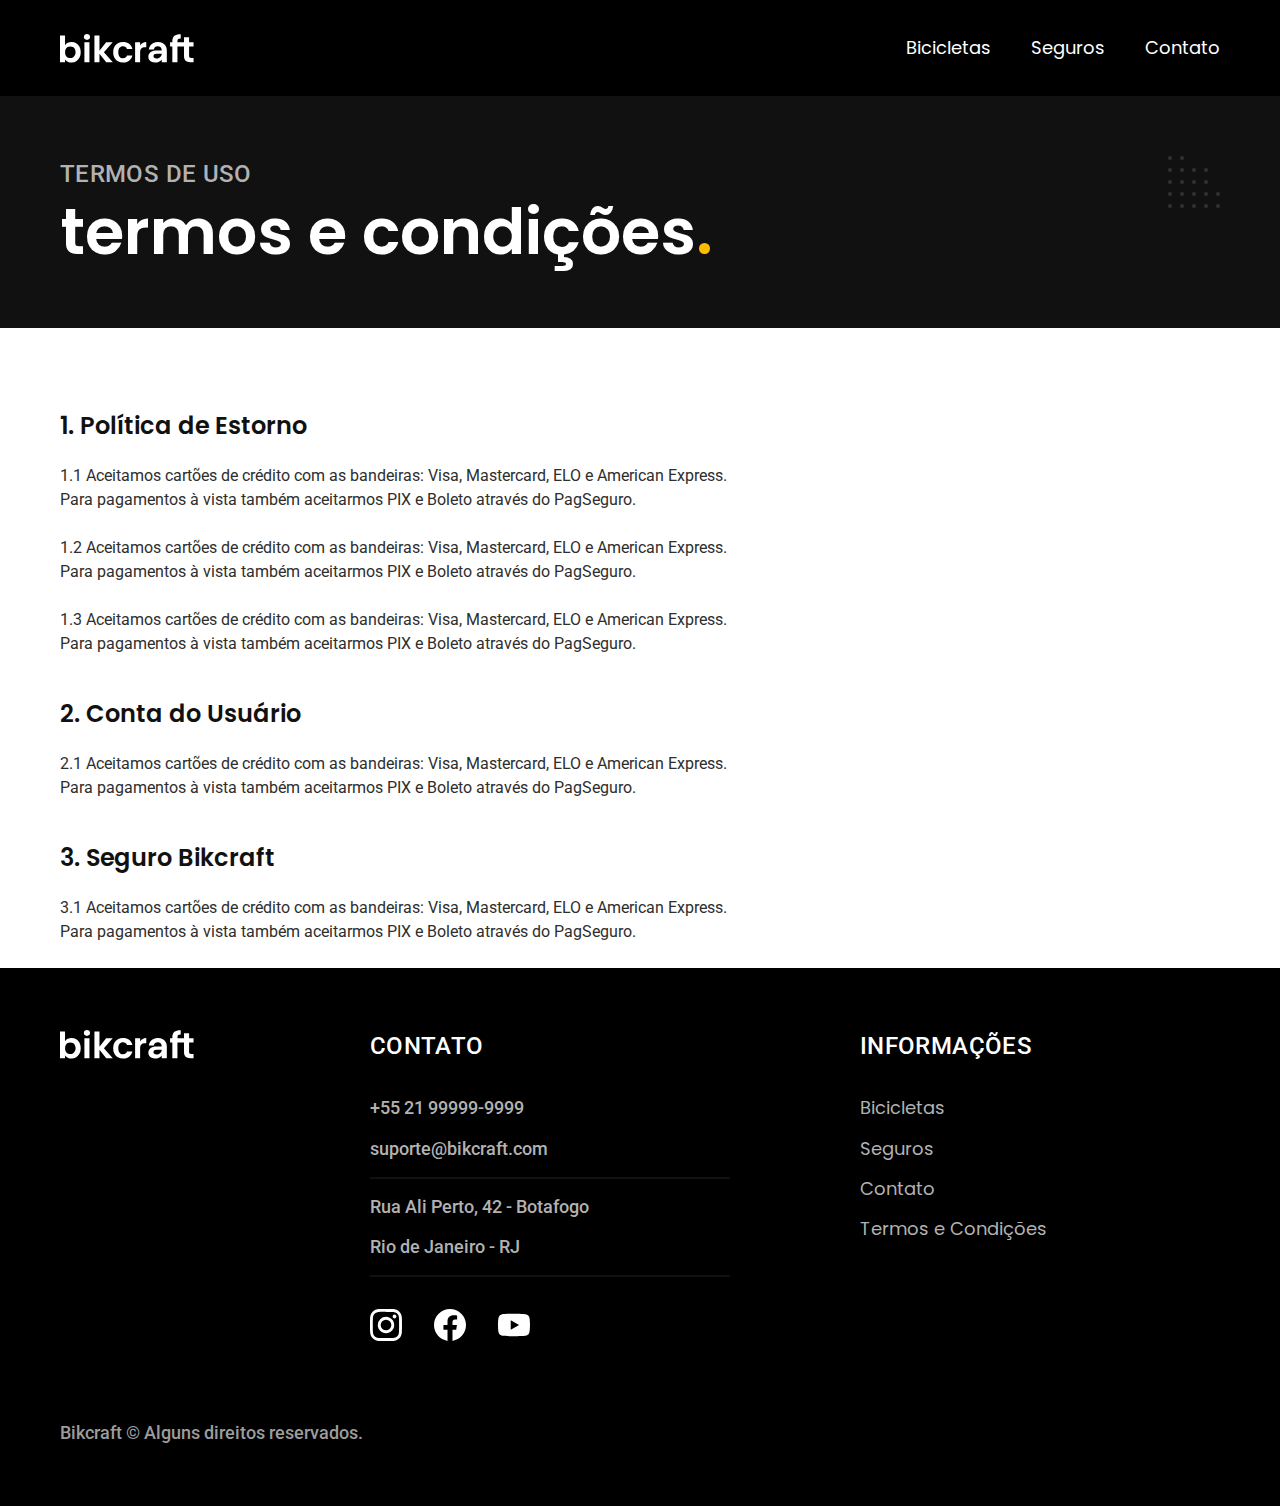
<file: termos.html>
<!DOCTYPE html>
<html lang="pt-br">
<head>
  <meta charset="UTF-8">
  <meta name="viewport" content="width=device-width, initial-scale=1.0">
  <title>Termos e Condições | Bikcraft </title>
  <meta name="description" content="Termos e Condições.">
 <link rel="preload" href="./css/style.min.css"
 as="style">
  <link rel="stylesheet" href="./css/style.min.css"
>
<link rel="preconnect" href="https://fonts.googleapis.com">
<link rel="preconnect" href="https://fonts.gstatic.com" crossorigin>
<link href="https://fonts.googleapis.com/css2?family=Merriweather:ital,wght@1,900&family=Poppins:wght@400;600&family=Roboto:wght@400;500&display=swap" rel="stylesheet">
<script>document.documentElement.classList.add('js');</script>


<link rel="shortcut icon" href="./favicon.svg" type="image/svg+xml"></head>
</head>
<body id="termos">
  <header class="header-bg">
    <div class="header container">
      <a href="./">
        <img src="./img/bikcraft.svg" alt="Bikcraft">
      </a>

      <nav aria-label="primaria">
        <ul class="header-menu font-1-m cor-0">
          <li><a href="./bicicletas.html">Bicicletas</a></li>
          <li><a href="./seguros.html">Seguros</a></li>
          <li><a href="./contato.html">Contato</a></li>
        </ul>
      </nav>
    </div>
  </header>

<main>
    <div class="titulo-bg">
        <div class="titulo container">
        <p class="font-2-l-b cor-5 ">Termos de uso</p>
        <h1 class="font-1-xxl cor-0">termos e condições<span class="cor-p1">.</span></h1>
        </div>
    </div>

    <div class="termos font-2-s cor-10 container">
        <h2 class="font-1-l cor-11">1. Política de Estorno</h2>
        <p>1.1 Aceitamos cartões de crédito com as bandeiras: Visa, Mastercard, ELO e American Express. Para pagamentos à vista também aceitarmos PIX e Boleto através do PagSeguro. </p>
        <p>1.2 Aceitamos cartões de crédito com as bandeiras: Visa, Mastercard, ELO e American Express. Para pagamentos à vista também aceitarmos PIX e Boleto através do PagSeguro.</p>
        <p>1.3 Aceitamos cartões de crédito com as bandeiras: Visa, Mastercard, ELO e American Express. Para pagamentos à vista também aceitarmos PIX e Boleto através do PagSeguro.</p>
        <h2 class="font-1-l cor-11">2. Conta do Usuário</h2>
        <p>2.1 Aceitamos cartões de crédito com as bandeiras: Visa, Mastercard, ELO e American Express. Para pagamentos à vista também aceitarmos PIX e Boleto através do PagSeguro.</p>
        <h2 class="font-1-l cor-11">3. Seguro Bikcraft</h2>
        <p>3.1 Aceitamos cartões de crédito com as bandeiras: Visa, Mastercard, ELO e American Express. Para pagamentos à vista também aceitarmos PIX e Boleto através do PagSeguro.</p>
    </div>
</main>


<footer class="footer-bg">
    <div class="footer container">
      <img src="./img/bikcraft.svg" alt="bikcraft">
      <div class="footer-contato">
        <h3 class="font-2-l-b cor-0">Contato</h3>
        <ul class=" font-2-m cor-5">
          <li><a href="tel:+5521999999999">+55 21 99999-9999</a></li>
          <li><a href="mailto:suporte@bikcraft.com">suporte@bikcraft.com</a></li>
          <li>Rua Ali Perto, 42 - Botafogo</li>
          <li>Rio de Janeiro - RJ</li>
        </ul>
        <div class="footer-redes">
          
          <a href="">
            <img src="./img/redes/instagram.svg" alt="instagram">
          </a>

          <a href="">
            <img src="./img/redes/facebook.svg" alt="facebook">
          </a>

          <a href="">
            <img src="./img/redes/youtube.svg" alt="youtube">
          </a>
        </div>
      </div>
      <div class="footer-informacao">
        <h3 class="font-2-l-b cor-0">Informações</h3>
        <nav>
          <ul class="font-1-m cor-5">
            <li><a href="./bicicletas.html">Bicicletas</a></li>
            <li><a href="./seguros.html">Seguros</a></li>
            <li><a href="./contato.html">Contato</a></li>
            <li><a href="./termos.html">Termos e Condições</li></a></li>
          </ul>
        </nav>
      </div>
      <p class="footer-copy font-2-m cor-6">Bikcraft © Alguns direitos reservados.</p>
    </div>
  </footer>


  <script src="./js/script.js"></script>
 
</body>
</html>
</file>
<file: css/style.min.css>
body{margin:0;font-family:Arial,Helvetica,sans-serif;color:#111}blockquote,dd,h1,h2,h3,h4,h5,p,ul{margin:0}ul{padding:0;list-style:none}a{text-decoration:none;color:inherit}img{max-width:100%;height:auto;display:block}img[src$=".jpg"]{border-radius:4px}.font-1-xs{font:400 0.75rem/1.35 poppins,sans-serif}.font-2-xs{font:400 0.875rem/1.43 roboto,sans-serif}.font-1-s{font:400 1rem/1.5 poppins,sans-serif}.font-2-s{font:400 1rem/1.5 roboto,sans-serif}.font-1-m,.font-1-m-b{font:400 1.125rem/1.35 poppins,sans-serif}.font-1-m-b{font-weight:600}.font-2-m{font:500 1.125rem/1.35 roboto,sans-serif}.font-1-l{font:400 1.5rem/1.5 poppins,sans-serif}.font-2-l,.font-2-l-b{font:400 1.5rem/1.5 roboto,sans-serif}.font-2-l-b{font-weight:500;letter-spacing:.015em;text-transform:uppercase}.font-1-xl{font:600 2rem/1.25 poppins,sans-serif}.font-2-xl{font:500 2rem/1.25 roboto,sans-serif}.font-1-xxl{font:600 4rem/1.125 poppins,sans-serif}@media (max-width:1200px){.font-1-xxl{font-size:3rem}.font-2-l,.font-2-l-b{font-size:1.125rem}}@media (max-width:800px){.font-1-xxl{font-size:2rem}.font-1-xl,.font-2-xl{font-size:1.5rem}}:root{--cor-0:#fff;--cor-1:#f7f7f7;--cor-2:#ededed;--cor-3:#dedede;--cor-4:#ccc;--cor-5:#b2b2b2;--cor-6:#9c9c9c;--cor-7:#717171;--cor-8:#595959;--cor-9:#404040;--cor-10:#2e2e2e;--cor-11:#111;--cor-12:#000;--cor-p1:#ffbb00;--cor-p2:#e4a30b;--cor-p3:#a66f00;--cor-p4:#664400;--cor-p5:#332200}.cor-0{color:var(--cor-0)}.cor-1{color:var(--cor-1)}.cor-2{color:var(--cor-2)}.cor-3{color:var(--cor-3)}.cor-4{color:var(--cor-4)}.cor-5{color:var(--cor-5)}.cor-6{color:var(--cor-6)}.cor-7{color:var(--cor-7)}.cor-8{color:var(--cor-8)}.cor-9{color:var(--cor-9)}.cor-10{color:var(--cor-10)}.cor-11{color:var(--cor-11)}.cor-12{color:var(--cor-12)}.cor-p1{color:var(--cor-p1)}.cor-p2{color:var(--cor-p2)}.cor-p3{color:var(--cor-p3)}.cor-p4{color:var(--cor-p4)}.cor-p5{color:var(--cor-p5)}.header-bg{background-color:var(--cor-12)}.header{display:flex;flex-wrap:wrap;gap:20px;justify-content:space-between;align-items:center;padding-top:20px;padding-bottom:20px}.header-menu{display:flex;flex-wrap:wrap;gap:40px}.header-menu a{display:inline-block;padding:16px 0;position:relative}.header-menu a:after{content:"";display:block;height:2px;width:0;background:var(--cor-0);margin-top:4px;transition:.3s;position:absolute}.header-menu a.ativo::after,.header-menu a:hover::after{width:100%}@media (max-width:800px){.header-menu{gap:20px}.header-menu a{background:var(--cor-11);padding:12px 16px;border-radius:4px}.header-menu a:hover{background-color:var(--cor-10)}.header a:after{display:none}}@media (max-width:600px){.header-menu{gap:12px}.header-menu a{padding:8px 12px;font-size:14px}}.footer-bg{background-color:var(--cor-12)}.footer{display:grid;grid-template-columns:3fr 5fr 4fr;gap:40px;padding-top:60px;padding-bottom:60px}.footer h3{margin-bottom:32px}.footer-contato ul{margin-bottom:32px}.footer-contato li:nth-child(2n):after{content:"";display:block;max-width:360px;height:2px;background:var(--cor-11);margin-top:16px}.footer li{margin-bottom:16px}.footer-redes{display:flex;gap:32px}.footer a:hover{color:var(--cor-0)}.footer-copy{grid-column:1/-1;margin-top:40px}@media(max-width:800px){.footer>img{display:none}.footer{grid-template-columns:1fr 1fr}}@media(max-width:600px){.footer{grid-template-columns:1fr;gap:60px}.footer-copy{margin-top:0}}.container{box-sizing:border-box;max-width:1200px;padding-left:20px;padding-right:20px;margin-left:auto;margin-right:auto}.botao{display:inline-block;padding:16px 32px;background:linear-gradient(#ffbf00,#f2a50c);border-radius:4px;box-shadow:0 1px 2px rgba(0,0,0,.1);text-transform:uppercase;color:var(--cor-p5);font:600 1.125rem/1.35 poppins,sans-serif;max-width:max-content;border:none;cursor:pointer}.botao:hover{background:linear-gradient(#ffb60d,#e59317)}.botao.secundario{background:var(--cor-10);color:var(--cor-2)}.botao.secundario:hover{background:var(--cor-9)}.botao.seta{display:flex;align-items:center}.botao.seta::after{content:"";display:inline-block;width:18px;height:10px;margin-left:12px;background:url(../img/icone/seta.svg);transition:transform .2s}.botao.seta:hover::after{transform:translateX(4px)}@media (max-width:600px){.botao{padding:12px 16px;font-size:16px}}.link{display:inline-block;color:var(--cor-p1);font:500 1.5rem/1.5 poppins,sans-serif;text-transform:uppercase}.link::after{content:"";display:block;width:100%;height:4px;background-color:currentColor}.link:hover{color:var(--cor-0)}.titulo-bg{padding-top:60px;padding-bottom:60px;background-color:var(--cor-11)}.titulo{background:url("../img/dec/top-right.svg") no-repeat top right 20px}.titulo p{margin-bottom:4px}@media (max-width:800px){.titulo-bg{padding-top:40px;padding-bottom:40px}.titulo p{font-size:1rem;text-transform:lowercase;font-weight:400}}.form{display:grid;grid-template-columns:1fr 1fr;gap:20px}.form .col-2{grid-column:span 2}.form label{display:block;font:400 1rem/1.5 Poppins,sans-serif;margin-bottom:4px}.form input[type=email],.form input[type=text],.form textarea{font:400 1rem/1.5 roboto,sans-serif;background:var(--cor-1);border:1px solid var(--cor-2);padding:12px;border-radius:4px;width:100%;box-sizing:border-box}.form input[type=email]:focus,.form input[type=text]:focus,.form textarea:focus{outline:0;border-color:var(--cor-p1);background:var(--cor-0);box-shadow:0 0 0 2px #fea}@media (max-width:600px){.form{grid-template-columns:1fr}.form .col-2{grid-column:1}}.js .fadeInDown{transform:translate3d(0,-20px,0)}.js .fadeInUp{transform:translate3d(0,20px,0)}.js .fadeInRight{transform:translate3d(20px,0,0)}.js .fadeInLeft{transform:translate3d(-20px,0,0)}.js [data-anime]{opacity:0}.js .anime{opacity:1;transform:none;transition:transform .8s,opacity .8s}.introducao-bg{background:var(--cor-12) url("../img/dec/bottom-left.svg") no-repeat bottom 160px left 20px;box-shadow:inset 0 -120px var(--cor-0)}.introducao{display:grid;grid-template-columns:1fr 1fr;gap:0 40px}.introducao-conteudo{align-self:end;padding-bottom:200px}.introducao img{width:100%;height:100%;object-fit:cover;border-radius:4px}.introducao h1{margin-bottom:32px}.introducao p{margin-bottom:20px}@media (max-width:800px){.introducao-bg{background:var(--cor-11);padding-top:40px;box-shadow:inset 0 -60px var(--cor-0)}.introducao{grid-template-columns:1fr;gap:32px}.introducao-conteudo{padding-bottom:0}.introducao h1{margin-bottom:16px}.introducao img{height:300px;width:100%}}.tecnologia-bg{background-color:var(--cor-11);box-shadow:inset 0 80px var(--cor-0),inset 0 -80px var(--cor-0)}.tecnologia{display:grid;grid-template-columns:1fr 1fr;gap:40px}.tecnologia-imagem img{width:100%;height:100%;object-fit:cover;object-position:left}.tecnologia-conteudo{padding-top:160px;padding-bottom:160px}.tecnologia-conteudo>span{display:block;margin-bottom:20px}.tecnologia-conteudo h2{margin-bottom:32px}.tecnologia-conteudo>p{margin-bottom:20px}.tecnologia a{margin-bottom:80px}.tecnologia-vantagens{display:flex;gap:40px}.tecnologia-vantagens h3{margin-bottom:8px;width:max-content}.tecnologia-vantagens img{width:24px;margin-bottom:8px}@media (max-width:800px){.tecnologia-bg{box-shadow:initial}.tecnologia{grid-template-columns:1fr}.tecnologia-conteudo{padding-top:60px;padding-bottom:60px}.tecnologia a{margin-bottom:60px}}@media (max-width:600px){.tecnologia-vantagens{flex-direction:column}}.parceiros{padding-top:60px;padding-bottom:120px}.parceiros h2{margin-bottom:60px}.parceiros ul{padding:0 20px;max-width:1400px;display:grid;grid-template-columns:repeat(4,1fr);margin:0 auto}.parceiros li{display:flex;padding:32px;border-left:2px solid var(--cor-2)}.parceiros img{margin:auto}.parceiros li:first-child,.parceiros li:nth-child(5){border-left:none}.parceiros li:nth-child(n+5){border-top:2px solid var(--cor-2)}@media (max-width:800px){.parceiros{padding-bottom:60px}.parceiros li{padding:20px}.parceiros h2{margin-bottom:20px}.parceiros ul{grid-template-columns:repeat(2,1fr)}.parceiros li:nth-child(n+3){border-top:2px solid var(--cor-2)}.parceiros li:nth-child(odd){border-left:none}}.depoimento{display:grid;grid-template-columns:1fr 1fr;background-color:var(--cor-p1);overflow:hidden}.depoimento img{width:100%;height:100%;object-fit:cover;border-radius:0}.depoimento-conteudo{padding:40px 40px 80px 80px;align-self:end;background:url(../img/dec/bottom-right-p.svg) no-repeat bottom 40px right 40px}.depoimento-conteudo p{max-width:32ch;font-family:Merriweather,serif;font-style:italic;font-weight:900;margin-bottom:32px;position:relative}.depoimento p::after,.depoimento p::before{font-size:5rem;color:var(--cor-p2);position:absolute}.depoimento p::before{content:'“';left:-50px;top:-20px}.depoimento p::after{content:'”'}@media (min-width:1200px){.depoimento img{max-width:520px}}@media (max-width:800px){.depoimento{grid-template-columns:1fr;text-align:center}.depoimento img{max-height:200px}.depoimento-conteudo{padding:40px 20px;justify-self:center}}.bicicletas-lista{padding-top:60px;padding-bottom:120px}.bicicletas-lista h2{margin-bottom:40px}.bicicletas-lista ul{display:flex;gap:40px;padding:0 20px 20px 20px;max-width:1400px;margin-left:auto;margin-right:auto;overflow-x:auto}#bicicleta .bicicletas-lista ul{padding:0 0 20px 0}.bicicletas-lista li{flex:1;min-width:280px}.bicicletas-lista a{display:block}.bicicletas-lista img{margin-bottom:16px}.bicicletas-lista h3{margin-bottom:3px;display:flex;align-items:center}.bicicletas-lista h3::before{content:"";display:inline-block;height:8px;width:12px;margin-right:8px;background-color:var(--cor-p1);transition:width .2s}.bicicletas-lista a:hover h3::before{width:24px}.bicicletas-lista li span{padding-left:20px}@media (max-width:800px){.bicicletas-lista{padding-bottom:60px}.bicicletas-lista ul{gap:20px}}.bicicletas-bg{background:linear-gradient(to right,var(--cor-0) 30%,var(--cor-11) 30%)}.bicicletas{display:grid;grid-template-columns:1fr 1fr;gap:40px;padding-top:60px;padding-bottom:60px;background:url("../img/dec/top-right.svg") no-repeat top 40px right 20px}.bicicletas-imagem{display:grid}.bicicletas-imagem img{grid-area:1/1}.bicicletas-imagem span{grid-area:1/1;place-self:start end;margin-top:20px;background:var(--cor-12);display:inline-block;padding:8px 16px 8px 8px;border-radius:5px 0 0 5px}.bicicletas-conteudo{display:grid;grid-template-columns:1fr auto;align-content:start}.bicicletas h2,.bicicletas p{grid-column:1/-1}.bicicletas h2{margin-bottom:20px}.bicicletas h2::before{content:"";display:block;width:12px;height:8px;background-color:var(--cor-p1);margin-bottom:8px}.bicicletas p{margin-bottom:32px}.bicicletas a{place-self:end}.bicicletas ul{display:grid;gap:16px}.bicicletas li{display:flex;align-items:center}.bicicletas-conteudo img{width:24px;margin-right:8px}@media (max-width:800px){.bicicletas-bg{background:var(--cor-12)}.bicicletas{grid-template-columns:1fr;gap:20px;padding-top:40px;padding-bottom:40px}}@media (max-width:600px){.bicicletas-conteudo{grid-template-columns:1fr}.bicicletas ul{font-size:1rem;grid-template-columns:1fr 1fr;margin-bottom:32px}.bicicletas a{place-self:start}}.bicicleta{display:grid;grid-template-columns:1fr 1fr;align-items:start;gap:40px;padding-top:60px;padding-bottom:60px}#bicicleta .titulo p{text-transform:uppercase}.bicicleta-imagens{display:flex;flex-wrap:wrap;gap:20px}.bicicleta-imagens img{flex:1;min-width:200px}.bicicleta-imagens img:first-child{min-width:100%}.bicicleta-conteudo>p{margin-bottom:32px}.bicicleta-comprar{display:grid;grid-template-columns:max-content auto;align-items:center;justify-items:start;gap:8px 12px;margin-bottom:40px}.bicicleta-comprar a{grid-row:span 2}.bicicleta-comprar span{display:flex;align-items:center;background-color:var(--cor-12);gap:8px;padding:4px 8px;border-radius:4px}.bicicleta-conteudo h2{text-transform:uppercase;letter-spacing:.015em;margin-bottom:12px}.bicicleta-ficha,.bicicleta-informacoes{padding:32px;background-color:var(--cor-12);border-radius:4px}.bicicleta-informacoes{margin-bottom:40px;display:grid;grid-template-columns:1fr 1fr;gap:32px}.bicicleta-informacoes img{width:24px;margin-bottom:8px}.bicicleta-informacoes h3{margin-bottom:8px}.bicicleta-ficha li{padding:4px 0;display:flex;justify-content:space-between;border-bottom:1px solid var(--cor-11)}.bicicleta-ficha li:last-child{border-bottom:none}.bicicleta-ficha span{color:var(--cor-6)}@media (max-width:800px){.bicicleta{grid-template-columns:1fr;padding-top:40px;padding-bottom:40px}.bicicleta-imagens{grid-row:2}}@media (max-width:400px){.bicicleta-informacoes{grid-template-columns:1fr}.bicicleta-comprar{grid-template-columns:1fr}}.seguro-bg{background-color:var(--cor-11);box-shadow:inset 0 120px var(--cor-0),inset 0 -120px var(--cor-12)}.seguro{display:grid;grid-template-columns:1fr 1fr;gap:40px}.seguro img{width:100%;height:100%;object-fit:cover}.seguro-conteudo{padding-top:180px;padding-bottom:180px}.seguro h2{margin-bottom:32px}.seguro p{margin-bottom:20px}@media (max-width:800px){.seguro-bg{box-shadow:inset 0 -120px var(--cor-12)}.seguro{grid-template-columns:1fr}.seguro-conteudo{grid-row:1;padding-top:40px;padding-bottom:0}}.seguros-bg{background-color:var(--cor-11)}.seguros{padding-top:60px;padding-bottom:60px;display:grid;grid-template-columns:1fr 1fr;gap:40px;align-items:center}#seguros .seguros{padding-top:0}.seguros h2{grid-column:1/-1}.seguros-item{background-color:var(--cor-12);padding:32px 32px 32px 60px;display:grid;grid-template-columns:1fr auto;border-radius:4px}.seguros-item h3{margin-bottom:40px}.seguros-item span{grid-column:2;display:block;text-align:right}.seguros-item li+li{margin-top:20px}.seguros-item li::before{content:"";display:inline-block;width:13px;height:9px;background-image:url("../img/icones/lista.svg");position:absolute;left:-21px}.seguros-item ul{grid-column:1/-1;margin-bottom:32px}.seguros-item li{display:flex;align-items:center;position:relative}.seguros-item a{grid-column:1/-1}@media (max-width:800px){.seguros{grid-template-columns:1fr}}.vantagens-bg{background-color:var(--cor-12)}.vantagens{padding-top:120px;padding-bottom:120px}.vantagens h2{margin-bottom:60px}.vantagens ul{display:grid;grid-template-columns:repeat(auto-fit,minmax(280px,max-content));gap:40px 80px}.vantagens h3,.vantagens img{margin-bottom:8px}@media (max-width:800px){.vantagens{padding-top:60px;padding-bottom:60px}.vantagens h2{margin-bottom:40px}.vantagens ul{gap:20px}}.perguntas{margin-top:120px;margin-bottom:120px}.perguntas h2{margin-bottom:60px}.perguntas dl>div{padding:20px;border-radius:4px}.perguntas dl>div:nth-child(odd){background-color:var(--cor-1)}.perguntas button{display:grid;grid-template-columns:auto 1fr auto;align-items:center;gap:8px;cursor:pointer;border:none;background:0 0;width:100%;text-align:left}.perguntas button::before{content:"";display:inline-block;width:12px;height:8px;background-color:var(--cor-p1)}.perguntas button::after{content:"";display:inline-block;width:14px;height:6px;background:url('../img/icone/seta/ abrir.svg');transition:.3s}.perguntas button:hover::after,.perguntas button[aria-expanded=true]::after{transform:rotate(180deg)}.js .perguntas dd{display:none}.js .perguntas dd.ativa{display:block}.perguntas dd{padding-left:20px;padding-top:16px;max-width:80ch}@media (max-width:800px){.perguntas{padding-top:60px;padding-bottom:60px}.perguntas h2{padding-bottom:40px}}#contato{background:linear-gradient(var(--cor-11)600px,var(--cor-1) 0)}.contato{display:grid;grid-template-columns:5fr 7fr}.contato-dados,.contato-formulario{padding:60px;box-shadow:0 1px 2px rgba(0,0,0,.1)}.contato-dados{border-radius:5px 0 0 5px;background:var(--cor-12) url("../img/dec/bottom-left.svg") no-repeat bottom 20px left 20px}.contato-formulario{border-radius:0 5px 5px 0;background:var(--cor-0) url("../img/dec/bottom-right.svg") no-repeat bottom 20px right 20px}.contato-dados h2{margin-bottom:60px}.contato-endereco{margin-bottom:32px;padding-left:28px;background:url(../img/icones/local.svg) no-repeat 0 2px}.contato-endereco p{margin-bottom:8px}.contato-meios a{display:block;max-width:max-content;margin-bottom:8px;padding-left:28px}.contato-meios a:hover{color:var(--cor-0)}.contato-meios a:first-child{background:url(../img/icones/email.svg) no-repeat 0 2px}.contato-meios a:nth-child(2){margin-bottom:32px}.contato-meios a:nth-child(3){background:url(../img/icones/telefone.svg) no-repeat 0 2px;margin-bottom:60px}.contato-redes{display:flex;gap:32px;padding-left:28px}@media (max-width:800px){.contato{grid-template-columns:1fr}.contato-dados,.contato-formulario{padding:20px}.contato-dados{border-radius:5px 5px 0 0;background:var(--cor-12) url("../img/dec/bottom-right.svg") no-repeat bottom 20px right 20px}.contato-formulario{border-radius:0 0 5px 5px}.contato-dados h2,.contato-meios a:nth-child(3){margin-bottom:32px}.contato-redes{margin-bottom:12px}}.lojas{display:grid;grid-template-columns:1fr 1fr;gap:0 40px;padding-top:120px;padding-bottom:120px}.lojas h2{grid-column:1/-1;margin-bottom:60px}.lojas img{border-radius:4px 4px 0 0}.lojas-item{border-radius:4px;background:var(--cor-0);box-shadow:0 1px 2px rgba(0,0,0,.1)}.lojas-conteudo{display:grid;grid-template-columns:1fr 1fr;gap:32px 16px;padding:32px}.lojas-conteudo h3,.lojas-tempo{grid-column:1/-1}.lojas-dados{display:grid;gap:8px;border-left:2px solid var(--cor-2);padding-left:12px}.lojas-tempo{display:flex;align-items:center;gap:8px}@media (max-width:800px){.lojas{gap:20px;padding-top:60px;padding-bottom:60px}.lojas h2{margin-bottom:32px}.lojas-conteudo{grid-template-columns:1fr}}@media (max-width:600px){.lojas{grid-template-columns:1fr}}#orcamento{background:linear-gradient(var(--cor-11)600px,var(--cor-1) 0)}.orcamento{display:grid;grid-template-columns:5fr 7fr;padding-bottom:120px}.orcamento h2{text-transform:uppercase;position:relative;display:flex;align-items:center}.orcamento h2::before{content:"";display:inline-block;width:4px;height:8px;background-color:var(--cor-p1);position:absolute;left:-12px}.orcamento-dados,.orcamento-produto{padding:60px;box-shadow:0 1px 2px rgba(0,0,0,.1)}.orcamento-produto{border-radius:5px 0 0 5px;background:var(--cor-12) url("../img/dec/bottom-left.svg") no-repeat bottom 20px left 20px;display:grid;grid-template-columns:1fr 1fr;align-content:start;gap:20px}.orcamento-produto>*{grid-column:1/-1}.orcamento-produto>label{grid-column:initial}.orcamento-produto label{font:400 1rem/1.5 poppins,sans-serif;color:var(--cor-4);background-color:var(--cor-10);padding:12px 16px;border-radius:4px;cursor:pointer;display:grid;grid-template-columns:auto 1fr auto;align-items:center;border:1px solid var(--cor-10)}.orcamento-produto input:checked+label{background:var(--cor-0);color:var(--cor-11)}.orcamento-produto label::before{content:"";display:inline-block;box-sizing:border-box;width:12px;height:12px;border:1px solid var(--cor-6);border-radius:50%;margin-right:8px}.orcamento-produto input:checked+label::before{border-color:var(--cor-7);box-shadow:inset 0 0 0 3px var(--cor-0),inset 0 0 0 6px var(--cor-7)}.orcamento-produto label:hover{background-color:var(--cor-9);border-color:var(--cor-9)}.orcamento-produto input:focus+label{box-shadow:0 0 0 2px var(--cor-p1);border:1px solid var(--cor-12)}.orcamento-produto label:focus{background-color:var(--cor-9);box-shadow:0 0 0 2px var(--cor-p1)}.orcamento-produto label span{display:none}.orcamento-produto input:checked+label span{display:inline-block}.orcamento-produto input{opacity:0;position:absolute;pointer-events:none}.orcamento-dados{border-radius:0 5px 5px 0;background:var(--cor-0) url("../img/dec/bottom-right.svg") no-repeat bottom 20px right 20px}.orcamento-conteudo{display:none}.orcamento-conteudo h2,.orcamento-dados h2:nth-of-type(n+2){margin-top:20px}#bikcraft:checked~#orcamento-bikcraft,#seguro:checked~#orcamento-seguro{display:grid;gap:20px}.orcamento-detalhes{display:none;background:var(--cor-0);grid-template-columns:1fr 1fr;padding:20px;border-radius:4px;align-items:center}.orcamento-detalhes li{display:flex;align-items:center;margin-bottom:8px}.orcamento-detalhes li img{width:16px;margin-right:8px}.orcamento-produto input:checked+label+.orcamento-detalhes{display:grid}@media (max-width:1200px){.orcamento-dados,.orcamento-produto{padding:32px}}@media (max-width:800px){.orcamento{grid-template-columns:1fr}.orcamento-produto{border-radius:5px 5px 0 0;background:var(--cor-12)}.orcamento-dados{border-radius:0 0 5px 5px}}@media (max-width:400px){.orcamento-produto{grid-template-columns:1fr}}.termos{padding-top:80px;padding-bottom:80ox}.termos h2{font-weight:600;margin-bottom:20px}.termos p+h2{margin-top:40px}.termos p{max-width:75ch;margin-bottom:24px}
</file>
